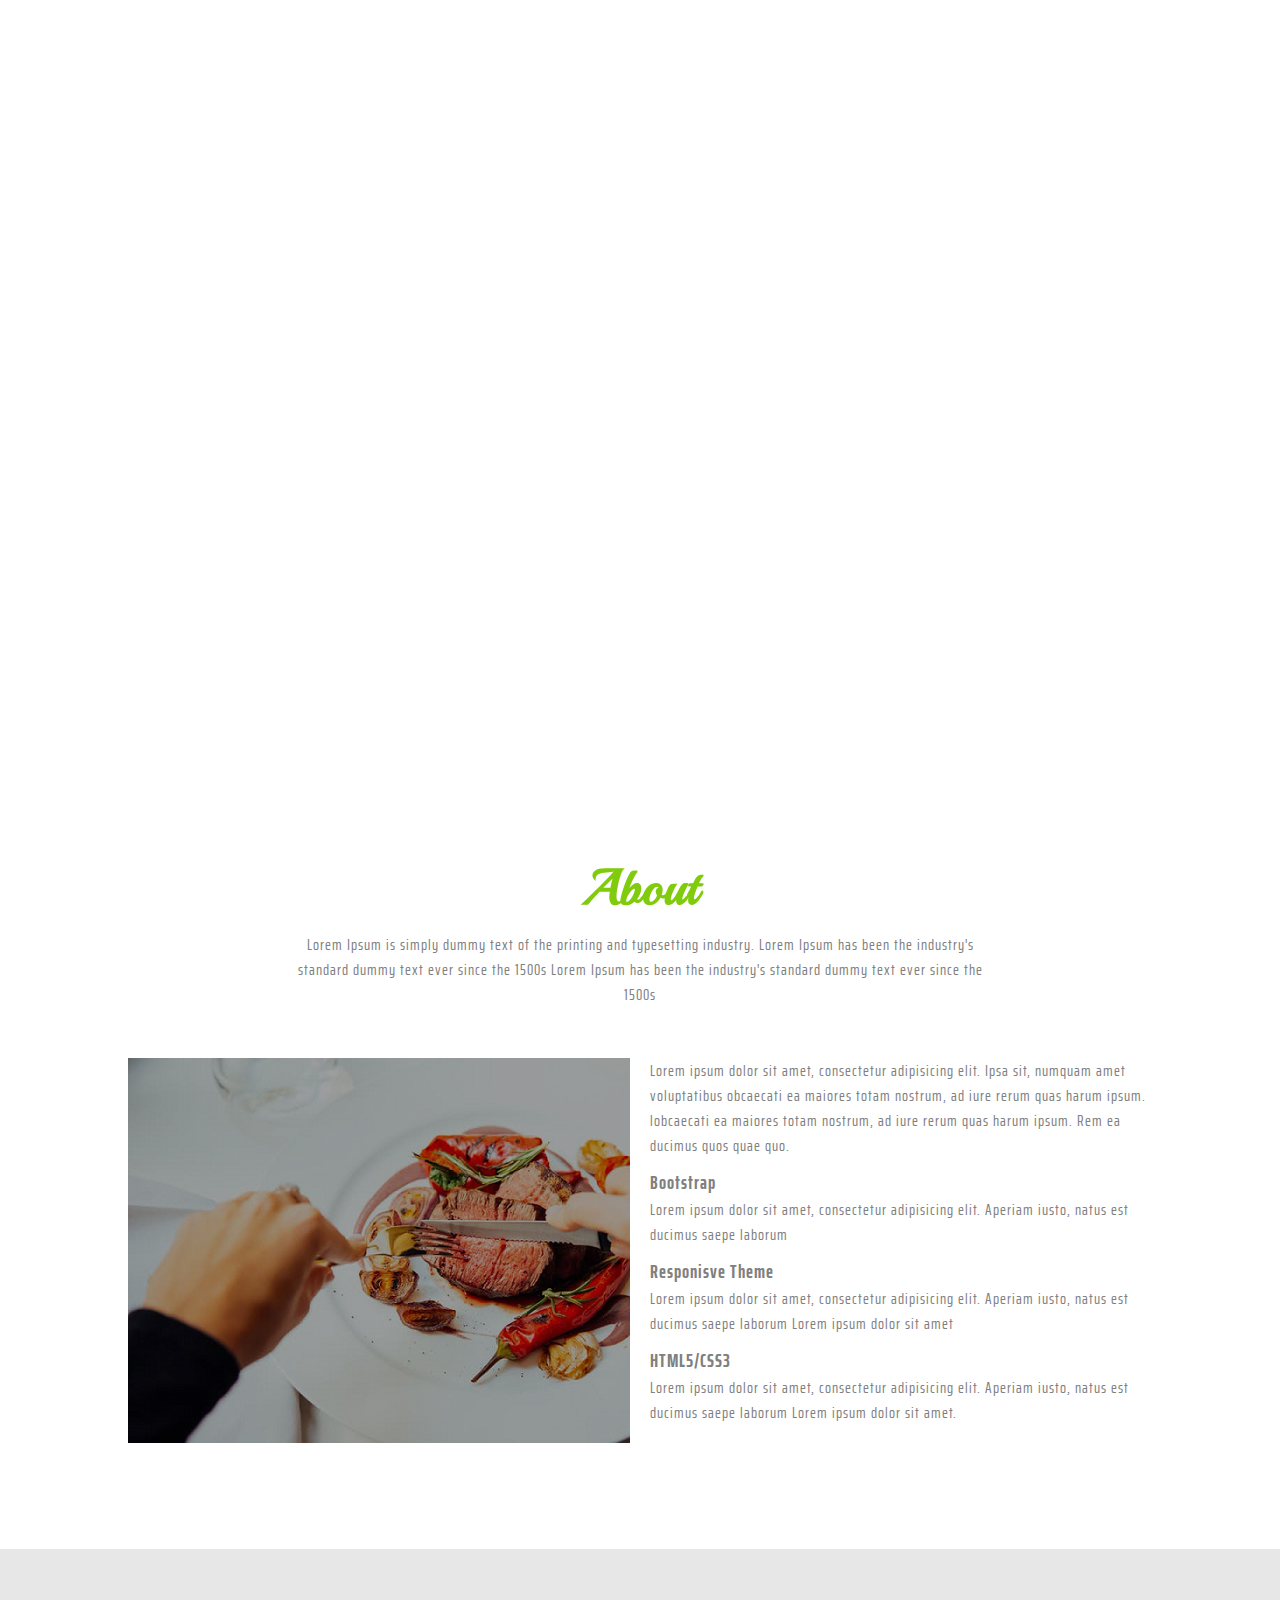
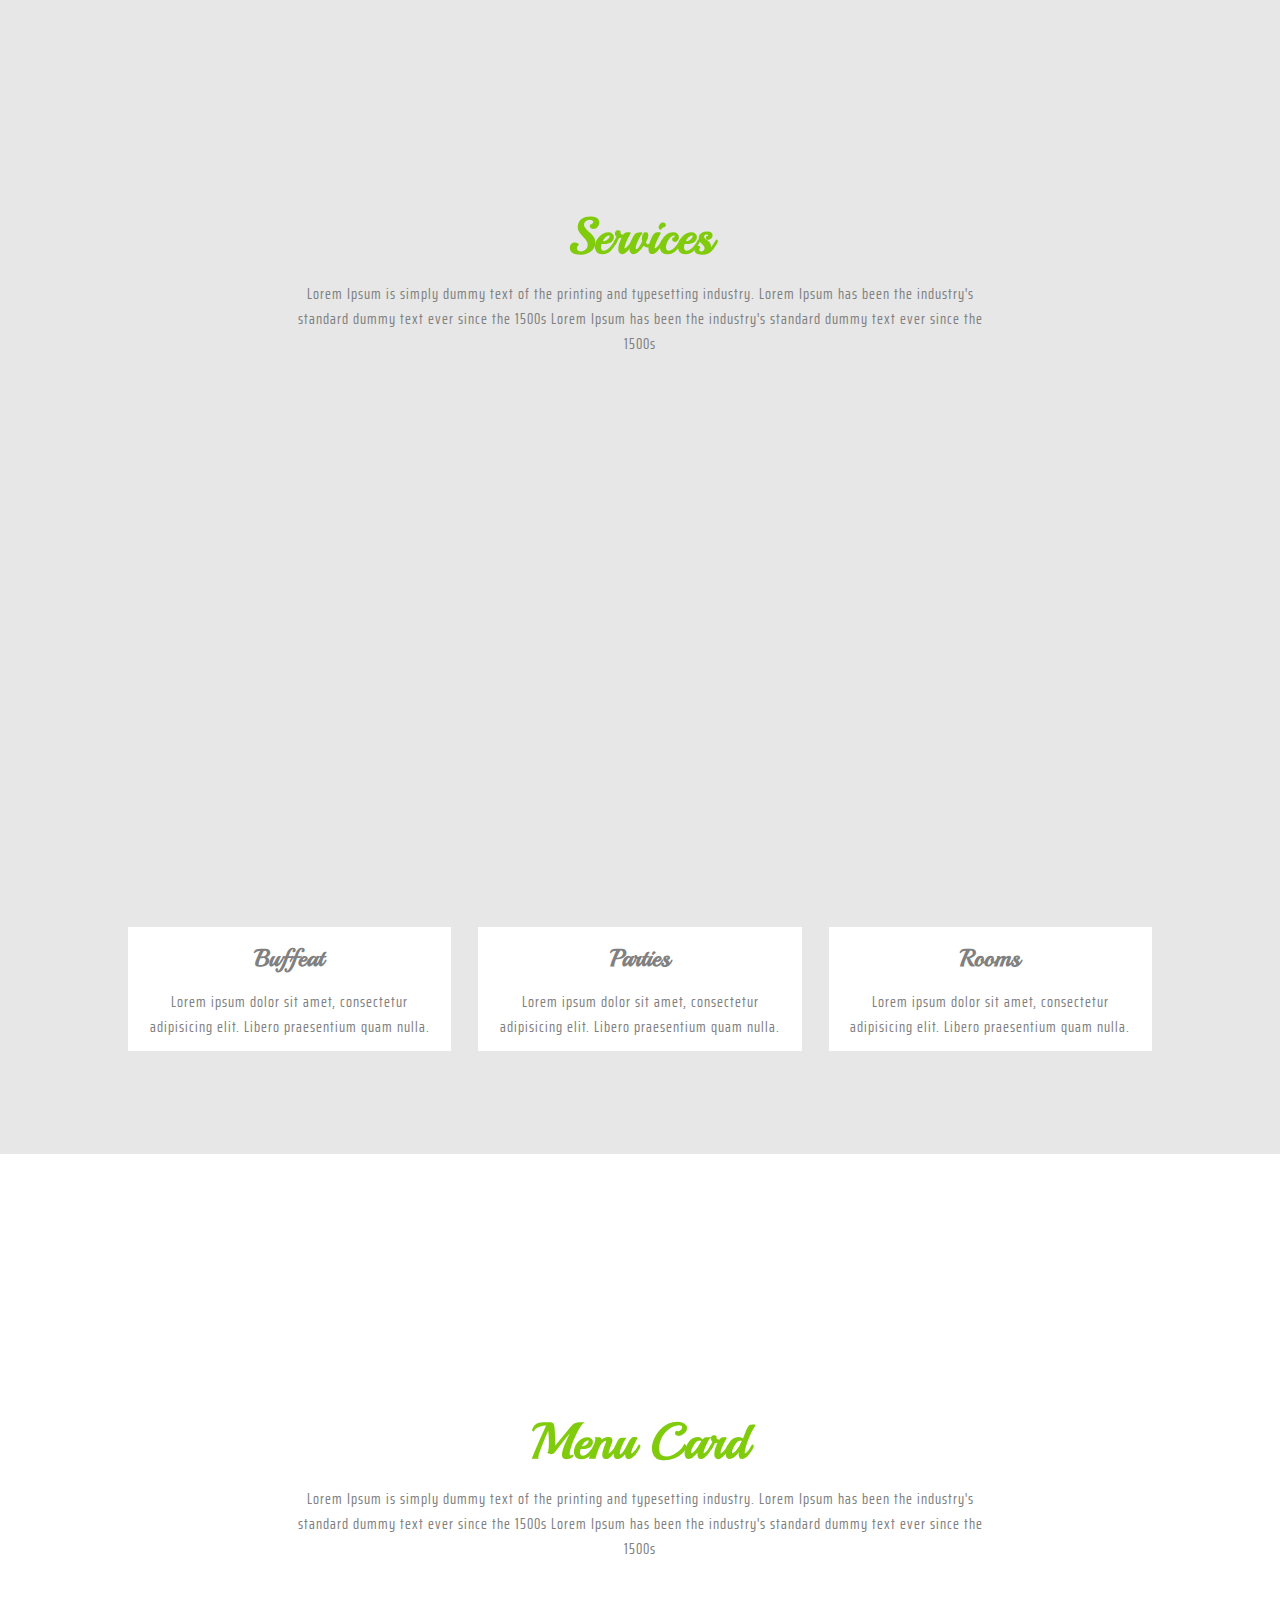
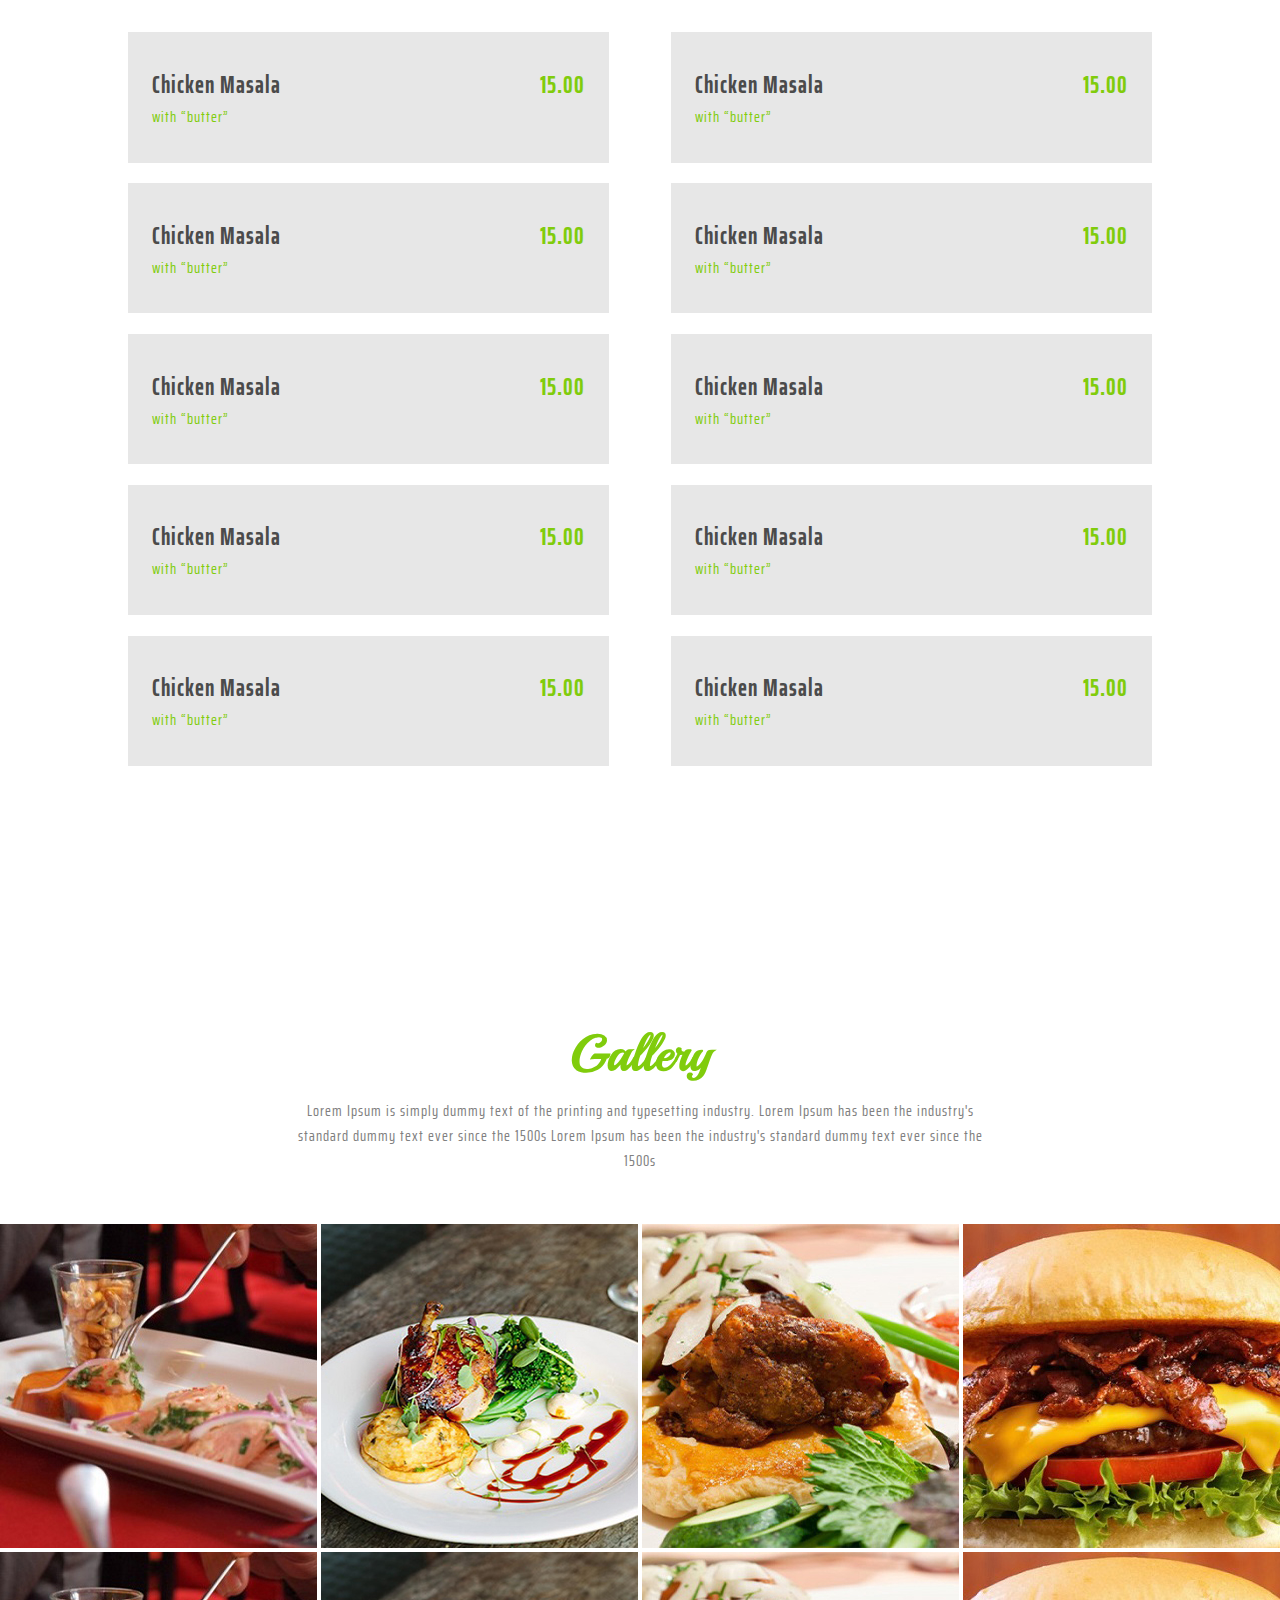
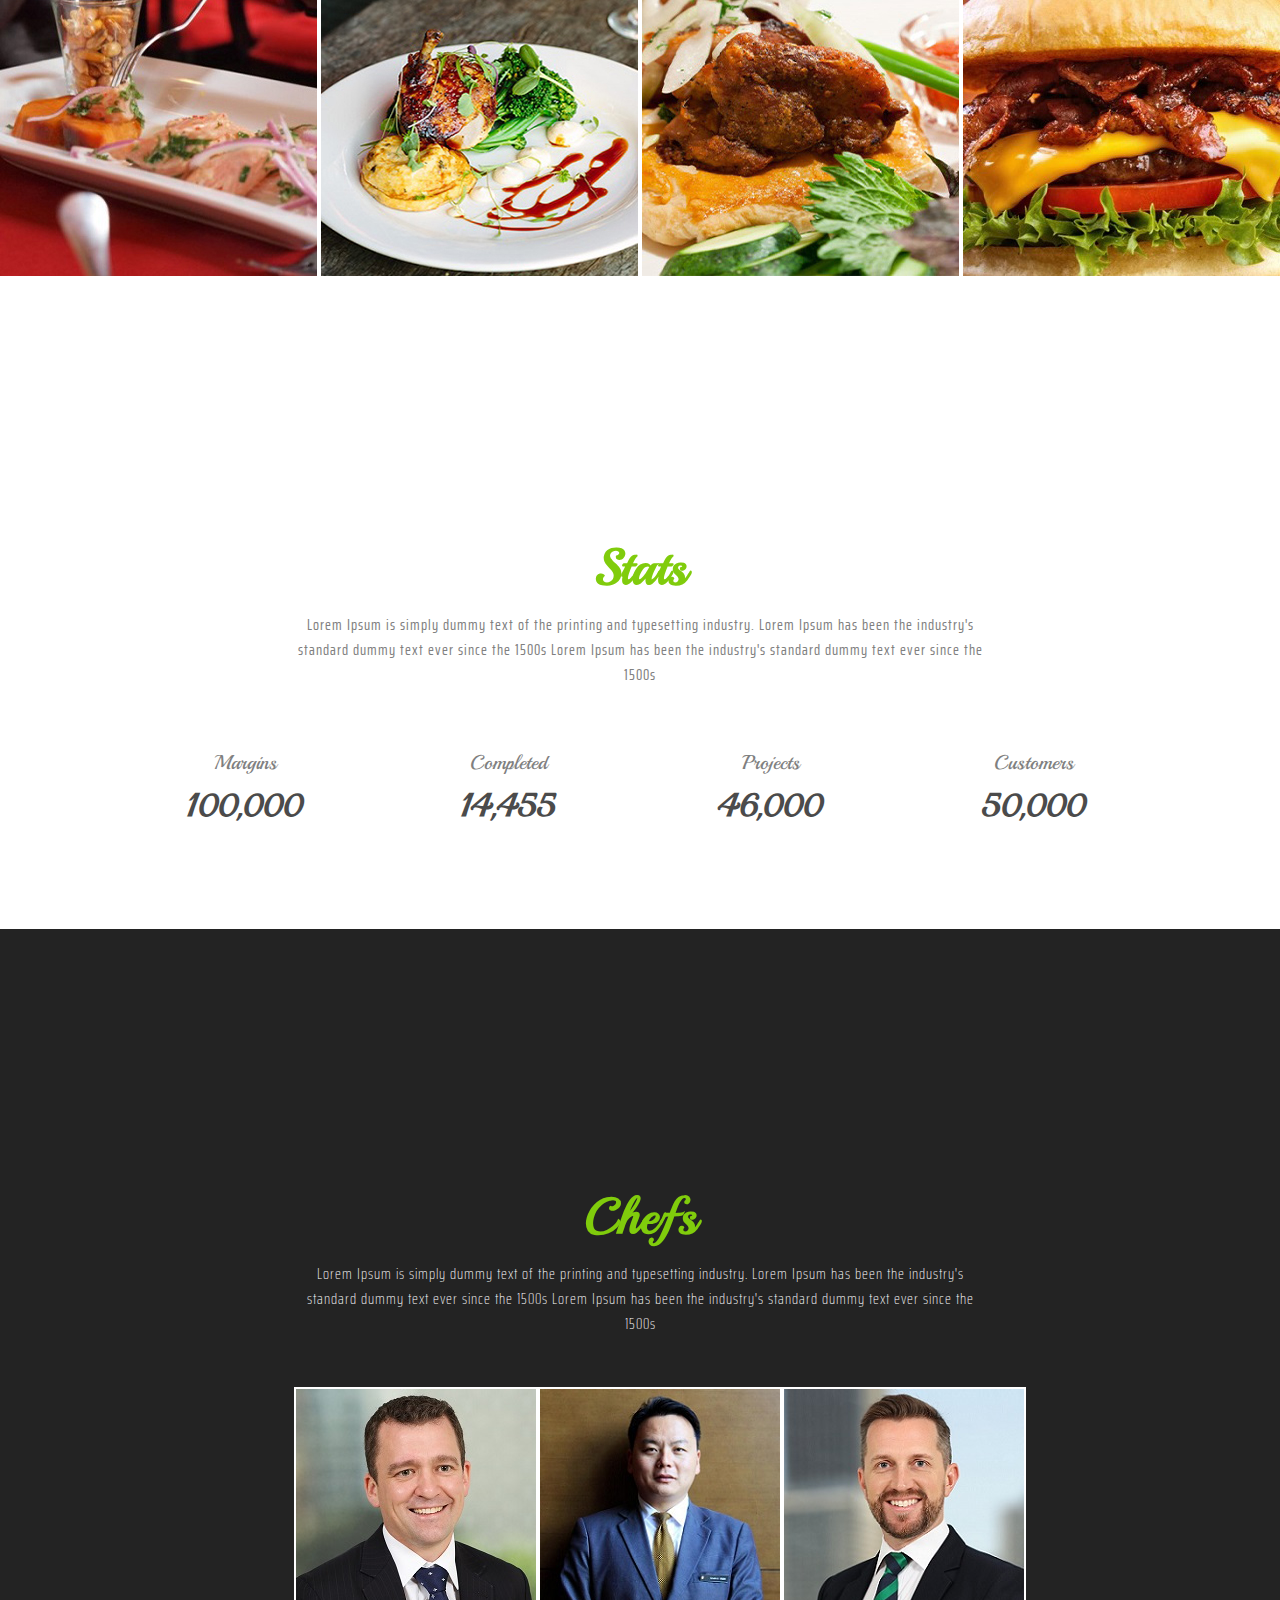
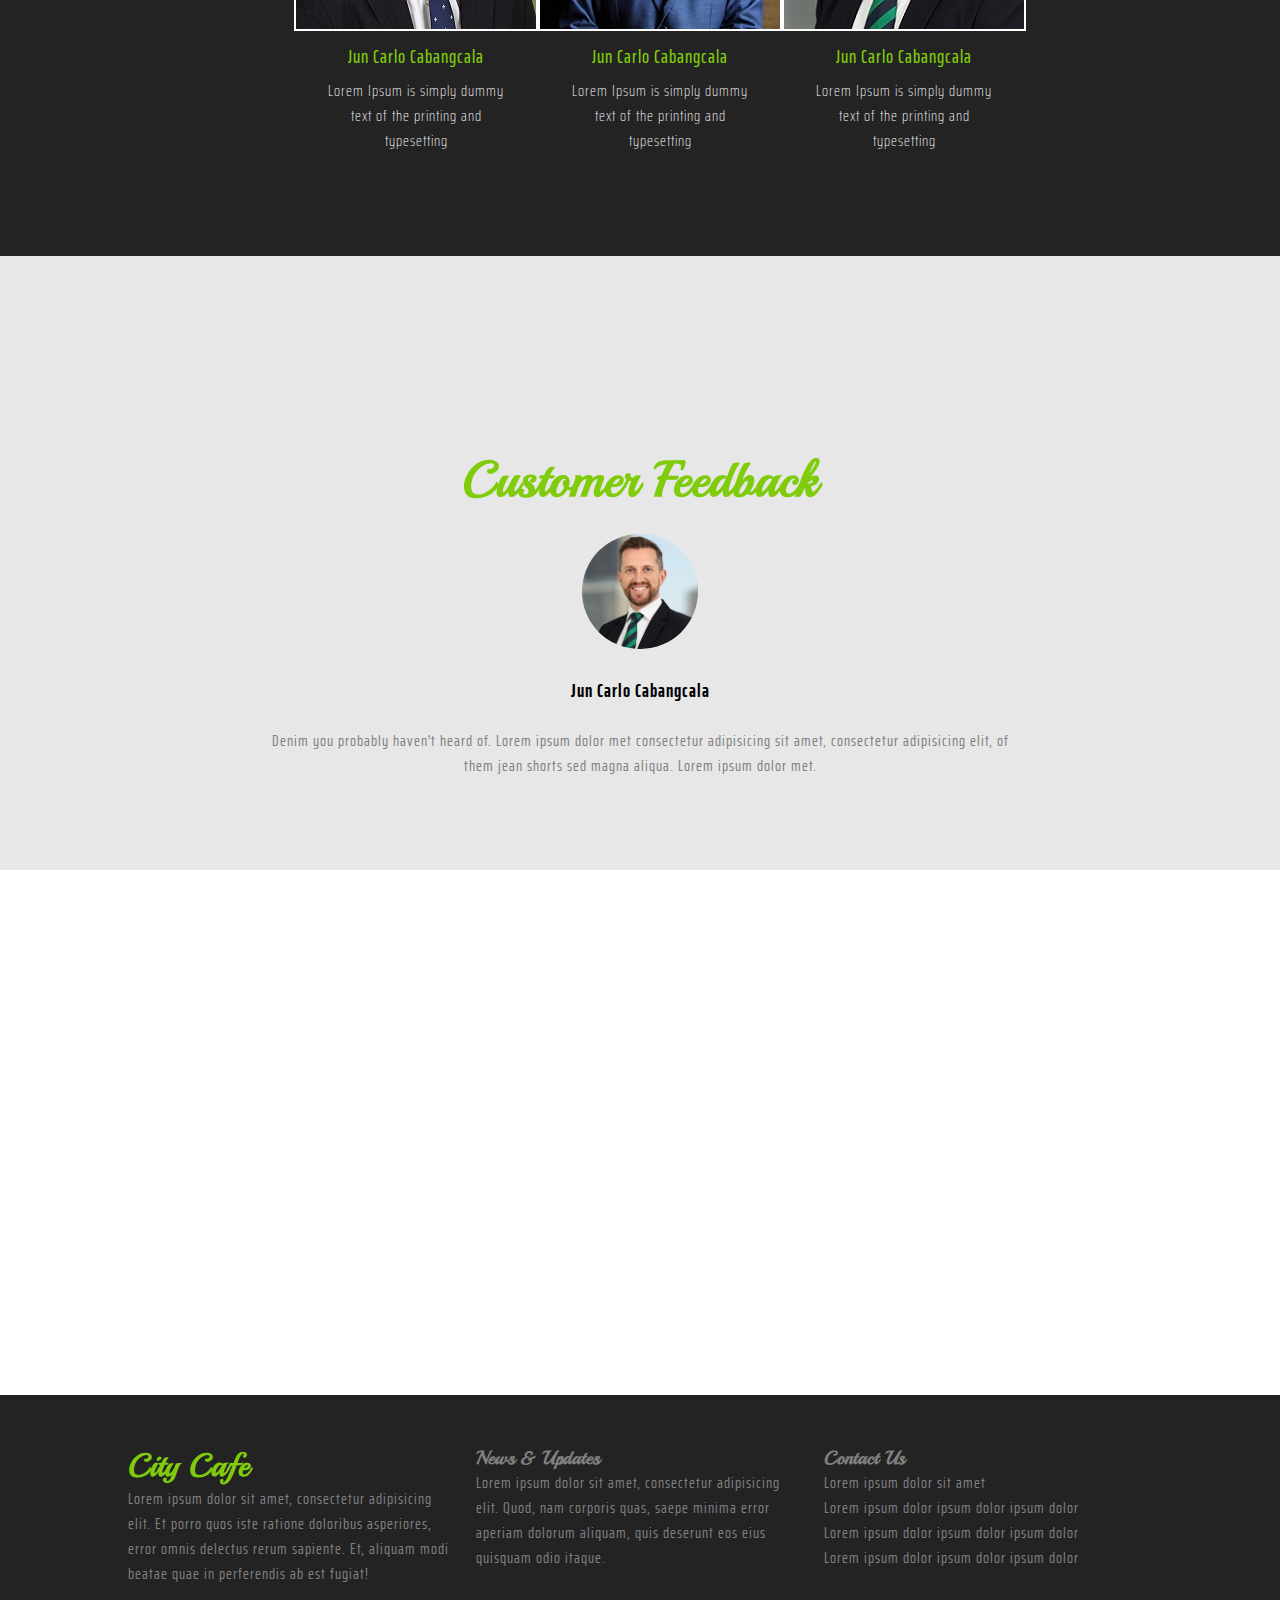
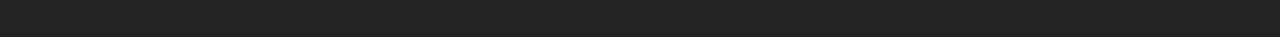
<file: City Cafe/index.html>
<!DOCTYPE html>
<html>
   <title></title>
   <head>
      <link rel="stylesheet" href="style.css">
      <link rel="stylesheet" href="https://use.fontawesome.com/releases/v5.5.0/css/all.css" integrity="sha384-B4dIYHKNBt8Bc12p+WXckhzcICo0wtJAoU8YZTY5qE0Id1GSseTk6S+L3BlXeVIU" crossorigin="anonymous">
   </head>
   <body>
      <div class="icon-right">
           <a href="#logo"><i class="fas fa-angle-up"></i></a>
      </div>
      <section class="jumbotron" id="logo">
         <nav>
            <h1>City Cafe</h1>
         </nav>
         <ul class="navbar">
            <li><a href="#" class="animate active" id="home">Home</a></li>
            <li><a href="#" class="animate" id="about">About   </a></li>
            <li><a href="#" class="animate" id="service">Services</a></li>
            <li><a href="#" class="animate" id="menu">Menu</a></li>
            <li><a href="#" class="animate" id="gal">Gallery</a></li>
            <li><a href="#" class="animate" id="chefs">Chefs</a></li>
            <li><a href="#" class="animate" id="feed">Feedback</li></a>
            <li><a href="#" class="animate" id="contact">Contact</a></li>
         </ul>
         <h2>Mind Blowing Ambiance</h2>
         <p>Lorem Ipsum is simply dummy text of the printing and typesetting industry.</p>
      </section>
      <h1  class="center" id="first-fadein">About</h1>
      <p class="text-center" >Lorem Ipsum is simply dummy text of the printing and typesetting industry. Lorem Ipsum has been the industry's standard dummy text ever since the 1500s Lorem Ipsum has been the industry's standard dummy text ever since the 1500s </p>
      <div class="first">
         <div class="content">
            <img src="2.jpg">
         </div>
         <div class="content">
            <p>Lorem ipsum dolor sit amet, consectetur adipisicing elit. Ipsa sit, numquam amet voluptatibus obcaecati ea maiores totam nostrum, ad iure rerum quas harum ipsum. lobcaecati ea maiores totam nostrum, ad iure rerum quas harum ipsum. Rem ea ducimus quos quae quo.</p>
            <h3>Bootstrap</h3>
            <p>Lorem ipsum dolor sit amet, consectetur adipisicing elit. Aperiam iusto, natus est ducimus saepe laborum</p>
            <h3>Responisve Theme</h3>
            <p>Lorem ipsum dolor sit amet, consectetur adipisicing elit. Aperiam iusto, natus est ducimus saepe laborum Lorem ipsum dolor sit amet</p>
            <h3>HTML5/CSS3</h3>
            <p>Lorem ipsum dolor sit amet, consectetur adipisicing elit. Aperiam iusto, natus est ducimus saepe laborum Lorem ipsum dolor sit amet.</p>
         </div>
      </div>
      <div class="second">
         <h1  class="center" id="second-fadein">Services</h1>
         <p class="text-center">Lorem Ipsum is simply dummy text of the printing and typesetting industry. Lorem Ipsum has been the industry's standard dummy text ever since the 1500s Lorem Ipsum has been the industry's standard dummy text ever since the 1500s </p>
         <div class="second-content" id="large-fadein">
            <div class="content">
               <h2>Breakfast</h2>
               <p>Lorem ipsum dolor sit amet, consectetur adipisicing elit. Libero praesentium quam nulla.</p>
               <img src="3.jpg">
            </div>
            <div class="content">
               <h2>Lunch</h2>
               <p>Lorem ipsum dolor sit amet, consectetur adipisicing elit. Libero praesentium quam nulla.</p>
               <img src="3.jpg">
            </div>
            <div class="content">
               <h2>Dinner</h2>
               <p>Lorem ipsum dolor sit amet, consectetur adipisicing elit. Libero praesentium quam nulla.</p>
               <img src="3.jpg">
            </div>
         </div>
         <div class="second-content adjust">
            <div class="content">
               <i class="fas fa-star-half-alt"></i>
               <h2>Buffeat</h2>
               <p>Lorem ipsum dolor sit amet, consectetur adipisicing elit. Libero praesentium quam nulla.</p>
            </div>
            <div class="content">
               <i class="fas fa-music"></i>
               <h2>Parties</h2>
               <p>Lorem ipsum dolor sit amet, consectetur adipisicing elit. Libero praesentium quam nulla.</p>
            </div>
            <div class="content">
               <i class="fas fa-hospital"></i>
               <h2>Rooms</h2>
               <p>Lorem ipsum dolor sit amet, consectetur adipisicing elit. Libero praesentium quam nulla.</p>
            </div>
         </div>
      </div>
      <h1  class="center" id="second-fadeup">Menu Card</h1>
      <p class="text-center">Lorem Ipsum is simply dummy text of the printing and typesetting industry. Lorem Ipsum has been the industry's standard dummy text ever since the 1500s Lorem Ipsum has been the industry's standard dummy text ever since the 1500s </p>
      <div class="third">
         <div class="content">
            <h2 class="right">15.00</h2>
            <h2>Chicken Masala	</h2>
            <p class="Green">with “butter”</p>
         </div>
         <div class="content">
            <h2 class="right">15.00</h2>
            <h2>Chicken Masala	</h2>
            <p class="Green">with “butter”</p>
         </div>
      </div>
      <div class="third">
         <div class="content">
            <h2 class="right">15.00</h2>
            <h2>Chicken Masala	</h2>
            <p class="Green">with “butter”</p>
         </div>
         <div class="content">
            <h2 class="right">15.00</h2>
            <h2>Chicken Masala	</h2>
            <p class="Green">with “butter”</p>
         </div>
      </div>
      <div class="third">
         <div class="content">
            <h2 class="right">15.00</h2>
            <h2>Chicken Masala	</h2>
            <p class="Green">with “butter”</p>
         </div>
         <div class="content">
            <h2 class="right">15.00</h2>
            <h2>Chicken Masala	</h2>
            <p class="Green">with “butter”</p>
         </div>
      </div>
      <div class="third">
         <div class="content">
            <h2 class="right">15.00</h2>
            <h2>Chicken Masala	</h2>
            <p class="Green">with “butter”</p>
         </div>
         <div class="content">
            <h2 class="right">15.00</h2>
            <h2>Chicken Masala	</h2>
            <p class="Green">with “butter”</p>
         </div>
      </div>
      <div class="third">
         <div class="content">
            <h2 class="right">15.00</h2>
            <h2>Chicken Masala	</h2>
            <p class="Green">with “butter”</p>
         </div>
         <div class="content">
            <h2 class="right">15.00</h2>
            <h2>Chicken Masala	</h2>
            <p class="Green">with “butter”</p>
         </div>
      </div>
      <h1  class="center" id="third-fadeup">Gallery</h1>
      <p class="text-center">Lorem Ipsum is simply dummy text of the printing and typesetting industry. Lorem Ipsum has been the industry's standard dummy text ever since the 1500s Lorem Ipsum has been the industry's standard dummy text ever since the 1500s </p>
      <div class="fourth">
         <div class="content">
            <div class="overlay"> <i class="fas fa-search-plus"></i> </div>
            <img src="8.jpg">
         </div>
         <div class="content">
            <div class="overlay"> <i class="fas fa-search-plus"></i> </div>
            <img src="5.jpg">
         </div>
         <div class="content">
            <div class="overlay"><i class="fas fa-search-plus"></i> </div>
            <img src="6.jpg">
         </div>
         <div class="content">
            <div class="overlay"><i class="fas fa-search-plus"></i> </div>
            <img src="7.jpg">
         </div>
      </div>
      <div class="fourth">
         <div class="content">
            <div class="overlay"> <i class="fas fa-search-plus"></i> </div>
            <img src="8.jpg">
         </div>
         <div class="content">
            <div class="overlay"> <i class="fas fa-search-plus"></i> </div>
            <img src="5.jpg">
         </div>
         <div class="content">
            <div class="overlay"> <i class="fas fa-search-plus"></i>  </div>
            <img src="6.jpg">
         </div>
         <div class="content">
            <div class="overlay"> <i class="fas fa-search-plus"></i>  </div>
            <img src="7.jpg">
         </div>
      </div>
      <h1  class="center" id="fourth-fadeup">Stats</h1>
      <p class="text-center">Lorem Ipsum is simply dummy text of the printing and typesetting industry. Lorem Ipsum has been the industry's standard dummy text ever since the 1500s Lorem Ipsum has been the industry's standard dummy text ever since the 1500s </p>
      <div class="fifth">
         <div class="content">
            <i class="fas fa-microphone"></i>
            <p>Margins</p>
            <h1>100,000</h1>
         </div>
         <div class="content">
            <i class="fas fa-gift"></i>
            <p>Completed</p>
            <h1>14,455</h1>
         </div>
         <div class="content">
            <i class="fas fa-mobile-alt"></i>
            <p>Projects</p>
            <h1>46,000</h1>
         </div>
         <div class="content">
            <i class="far fa-lightbulb"></i>
            <p>Customers</p>
            <h1>50,000</h1>
         </div>
      </div>
      <div class="sixth">
         <h1  class="center" id="fifth-fadeup">Chefs</h1>
         <p class="text-center white">Lorem Ipsum is simply dummy text of the printing and typesetting industry. Lorem Ipsum has been the industry's standard dummy text ever since the 1500s Lorem Ipsum has been the industry's standard dummy text ever since the 1500s </p>
         <div class="sixth-content" id="fade-padding">
            <div class="content">
               <img src="9.jpg">
               <h3>Jun Carlo Cabangcala</h3>
               <p>Lorem Ipsum is simply dummy text of the printing and typesetting</p>
            </div>
            <div class="content">
               <img src="10.jpg">
               <h3>Jun Carlo Cabangcala</h3>
               <p>Lorem Ipsum is simply dummy text of the printing and typesetting</p>
            </div>
            <div class="content">
               <img src="11.jpg">
               <h3>Jun Carlo Cabangcala</h3>
               <p>Lorem Ipsum is simply dummy text of the printing and typesetting</p>
            </div>
         </div>
      </div>
      <div class="seventh">
         <h1  class="center" id="sixth-fadeup">Customer Feedback</h1>
         <img src="11.jpg">
         <h3>Jun Carlo Cabangcala</h3>
         <p>Denim you probably haven't heard of. Lorem ipsum dolor met consectetur adipisicing sit amet, consectetur adipisicing elit, of them jean shorts sed magna aliqua. Lorem ipsum dolor met.</p>
      </div>
      <h1  class="center" id="contact1" >Contact Us</h1>
      <p class="text-center white" id="contact1">Lorem Ipsum is simply dummy text of the printing and typesetting industry. Lorem Ipsum has been the industry's standard dummy text ever since the 1500s Lorem Ipsum has been the industry's standard dummy text ever since the 1500s </p>
      <div class="contact">
         <div class="content">
            <input placeholder="Name">
            <input placeholder="Address">
            <input placeholder="Email">
         </div>
         <div class="content">
            <textarea  placeholder="Message"></textarea>
            <button>Submit Message</button>
         </div>
      </div>
      </div>
      <footer>
         <div class="content">
            <h1>City Cafe</h1>
            <p>Lorem ipsum dolor sit amet, consectetur adipisicing elit. Et porro quos iste ratione doloribus asperiores, error omnis delectus rerum sapiente. Et, aliquam modi beatae quae in perferendis ab est fugiat!</p>
         </div>
         <div class="content">
            <h3>News & Updates</h3>
            <p>Lorem ipsum dolor sit amet, consectetur adipisicing elit. Quod, nam corporis quas, saepe minima error aperiam dolorum aliquam, quis deserunt eos eius quisquam odio itaque.</p>
         </div>
         <div class="content">
            <h3>Contact Us</h3>
            <p>Lorem ipsum dolor sit amet</p>
            <p><i class="fas fa-home"></i> Lorem ipsum dolor ipsum dolor ipsum dolor</p>
            <p><i class="far fa-envelope"></i> Lorem ipsum dolor ipsum dolor ipsum dolor</p>
            <p><i class="fas fa-phone"></i> Lorem ipsum dolor ipsum dolor ipsum dolor</p>
         </div>
      </footer>
      <script src="https://code.jquery.com/jquery-3.2.1.slim.min.js" integrity="sha384-KJ3o2DKtIkvYIK3UENzmM7KCkRr/rE9/Qpg6aAZGJwFDMVNA/GpGFF93hXpG5KkN" crossorigin="anonymous"></script>
      <script type="text/javascript" src='main.js'></script>
   </body>
</html>
</file>
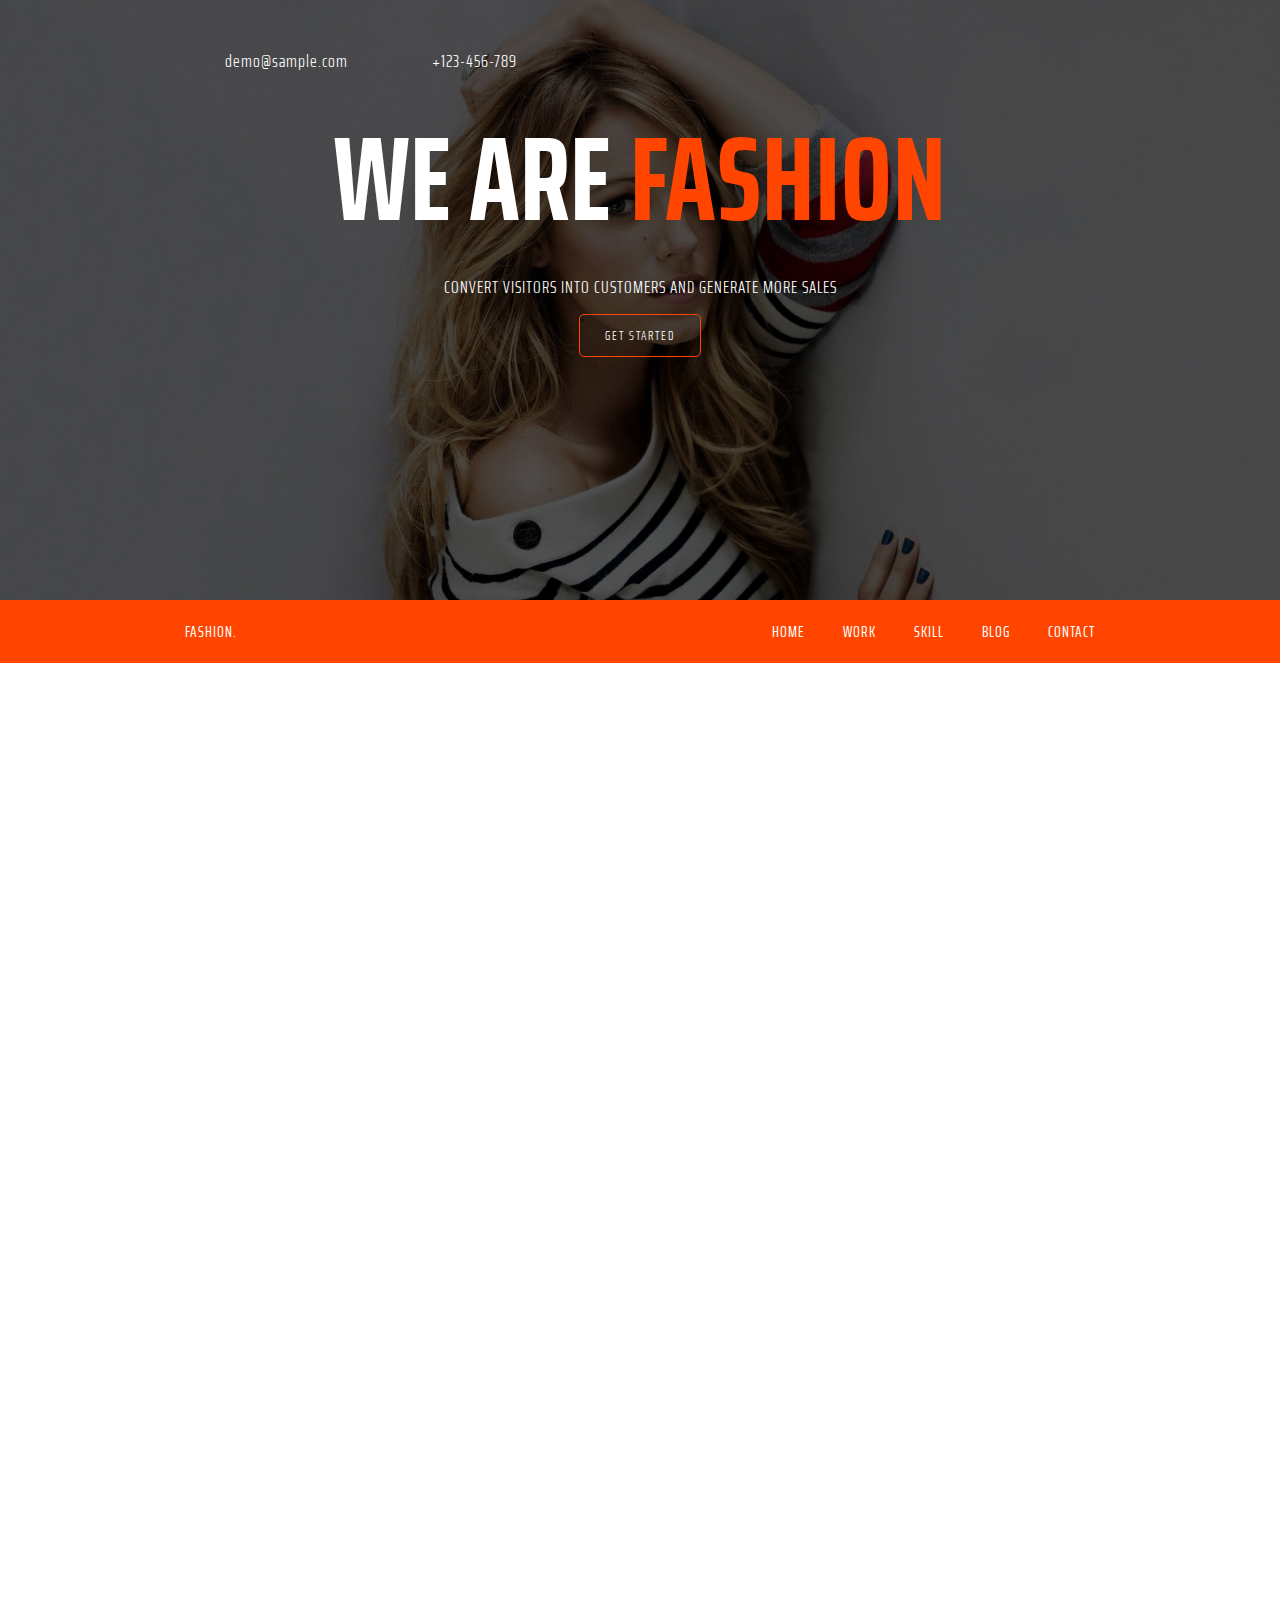
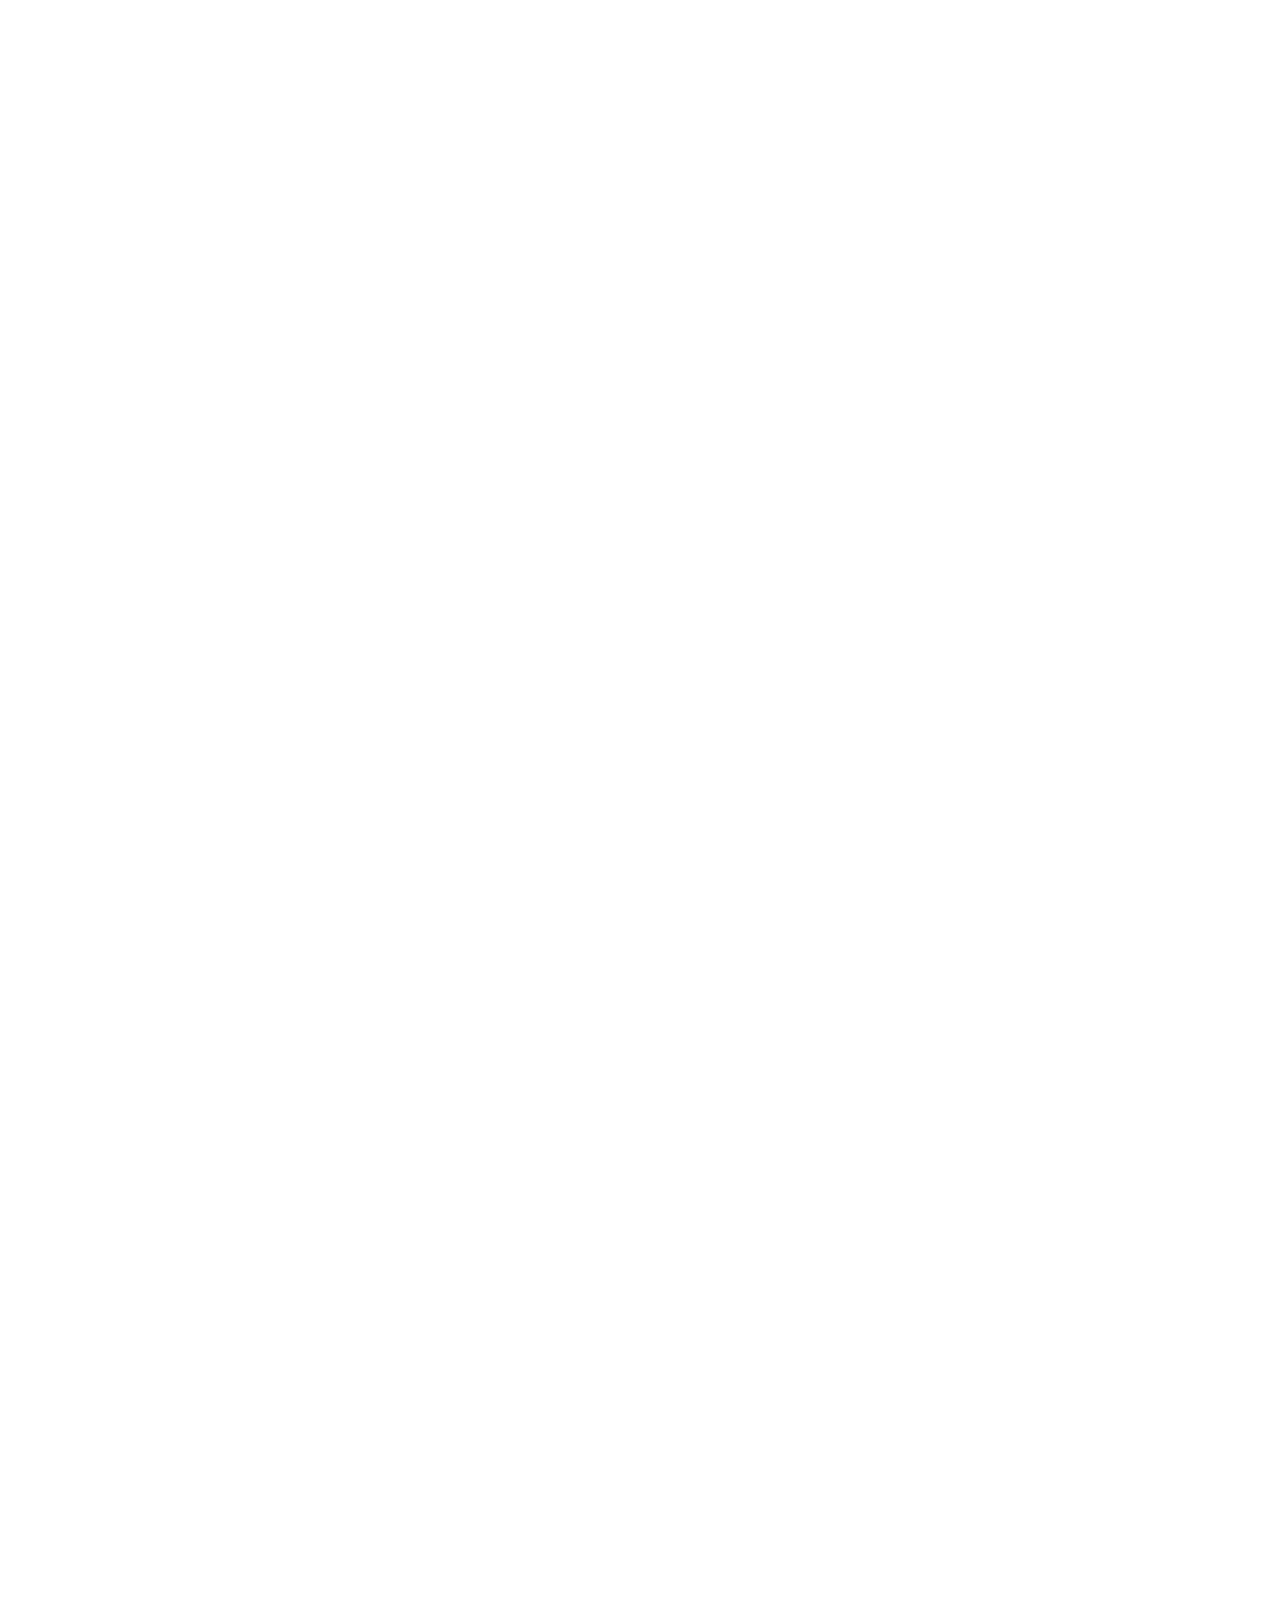
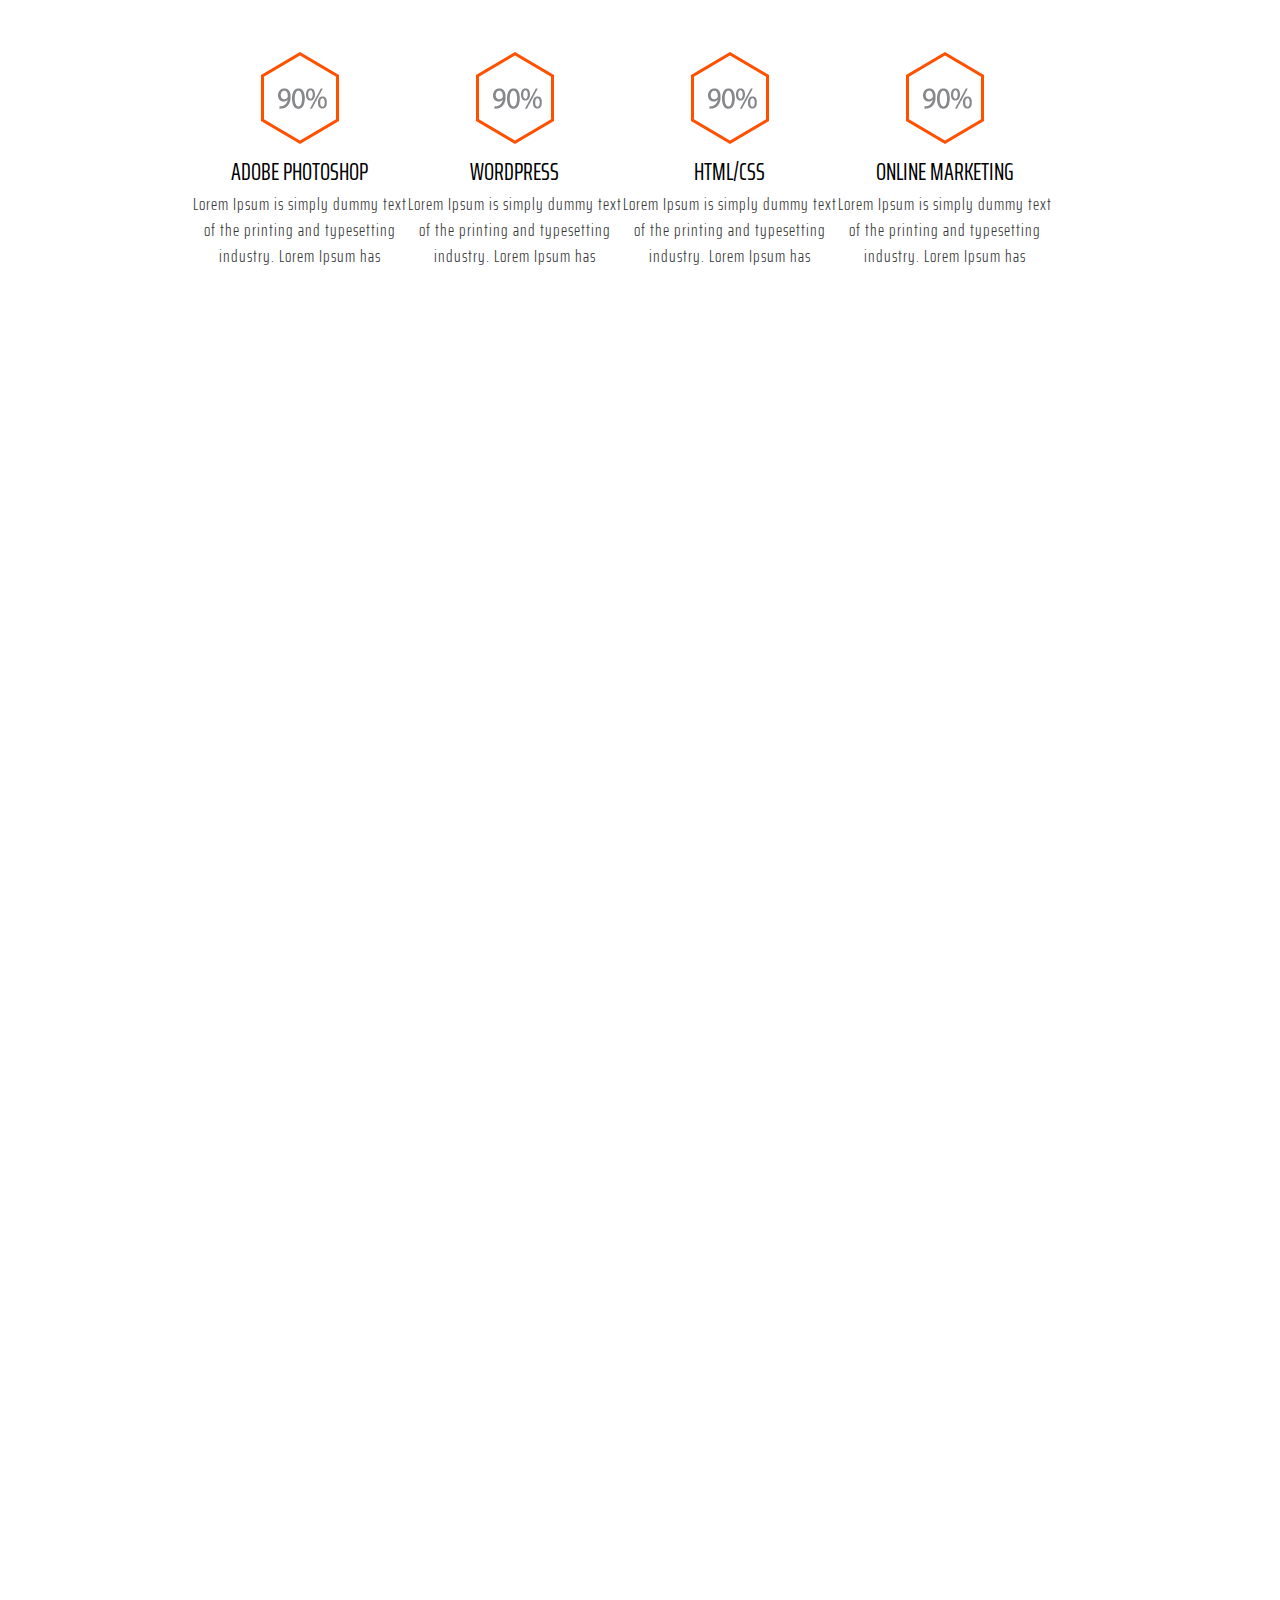
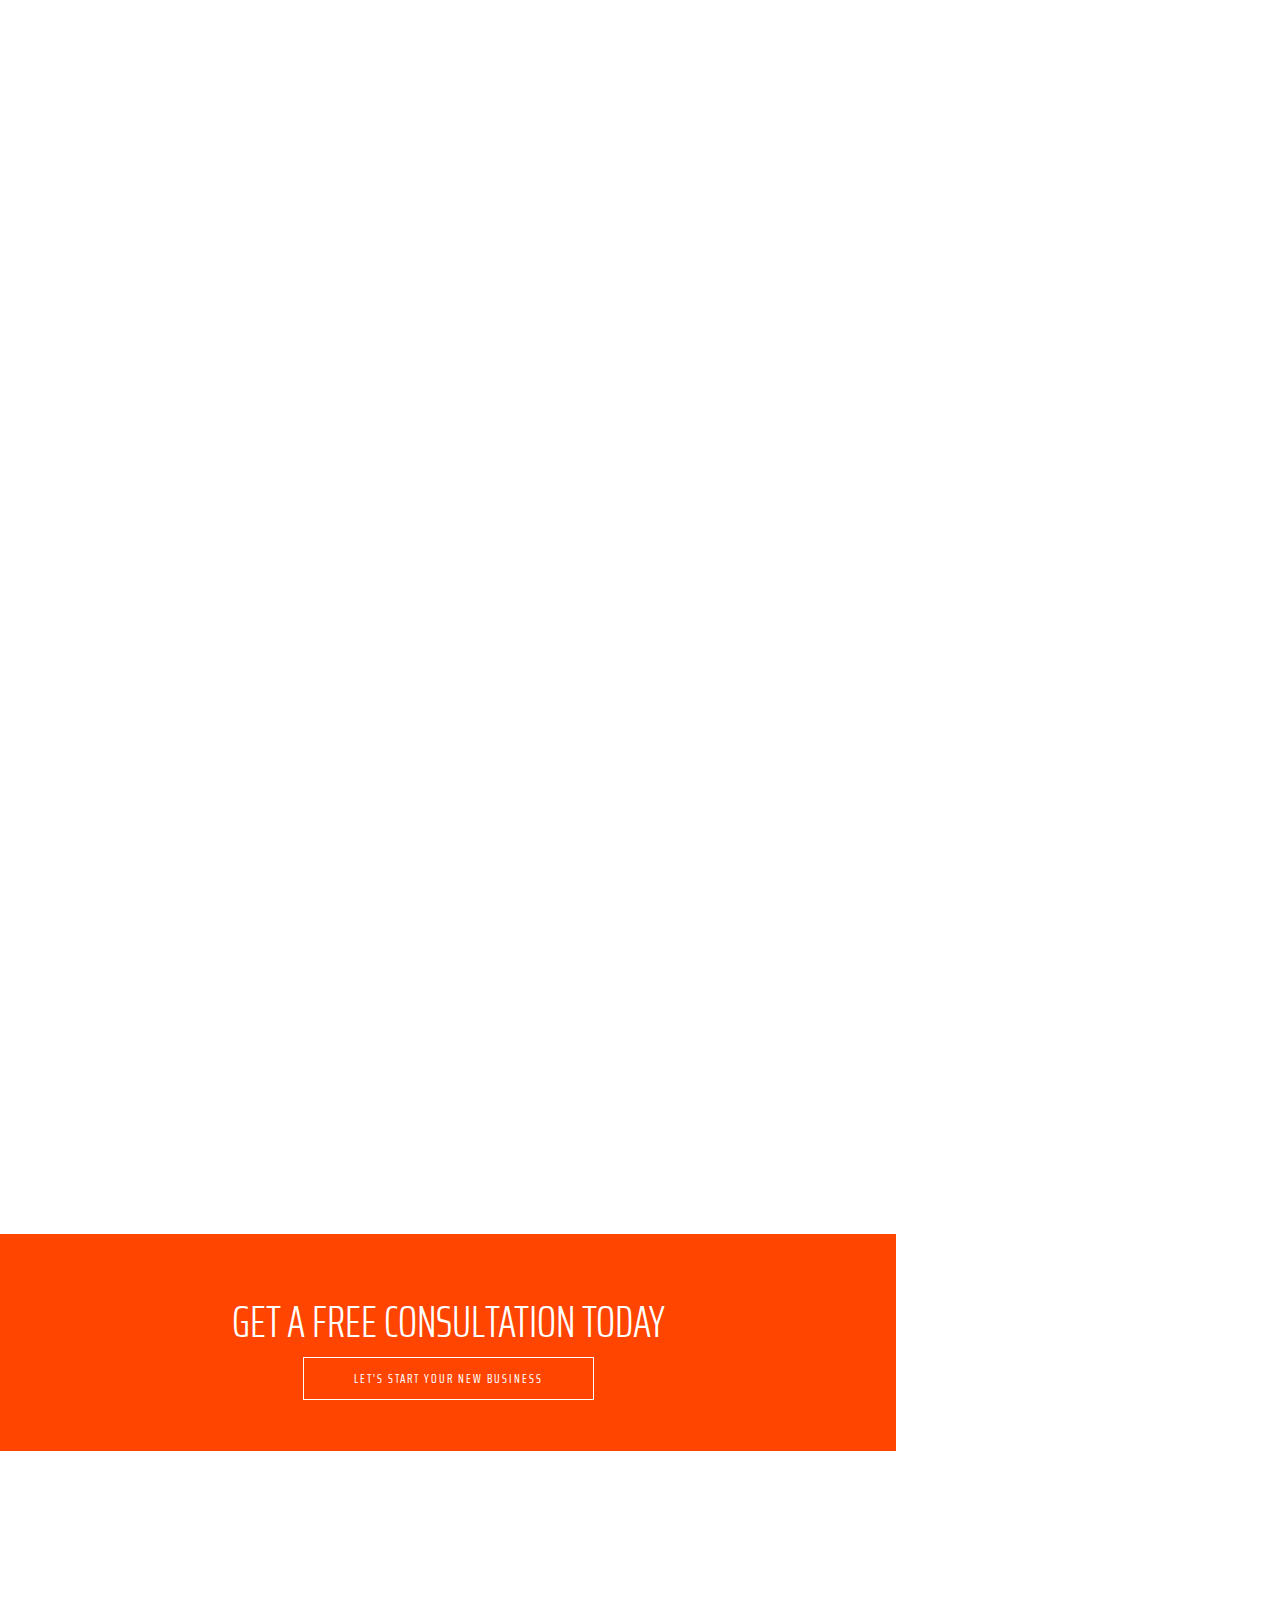
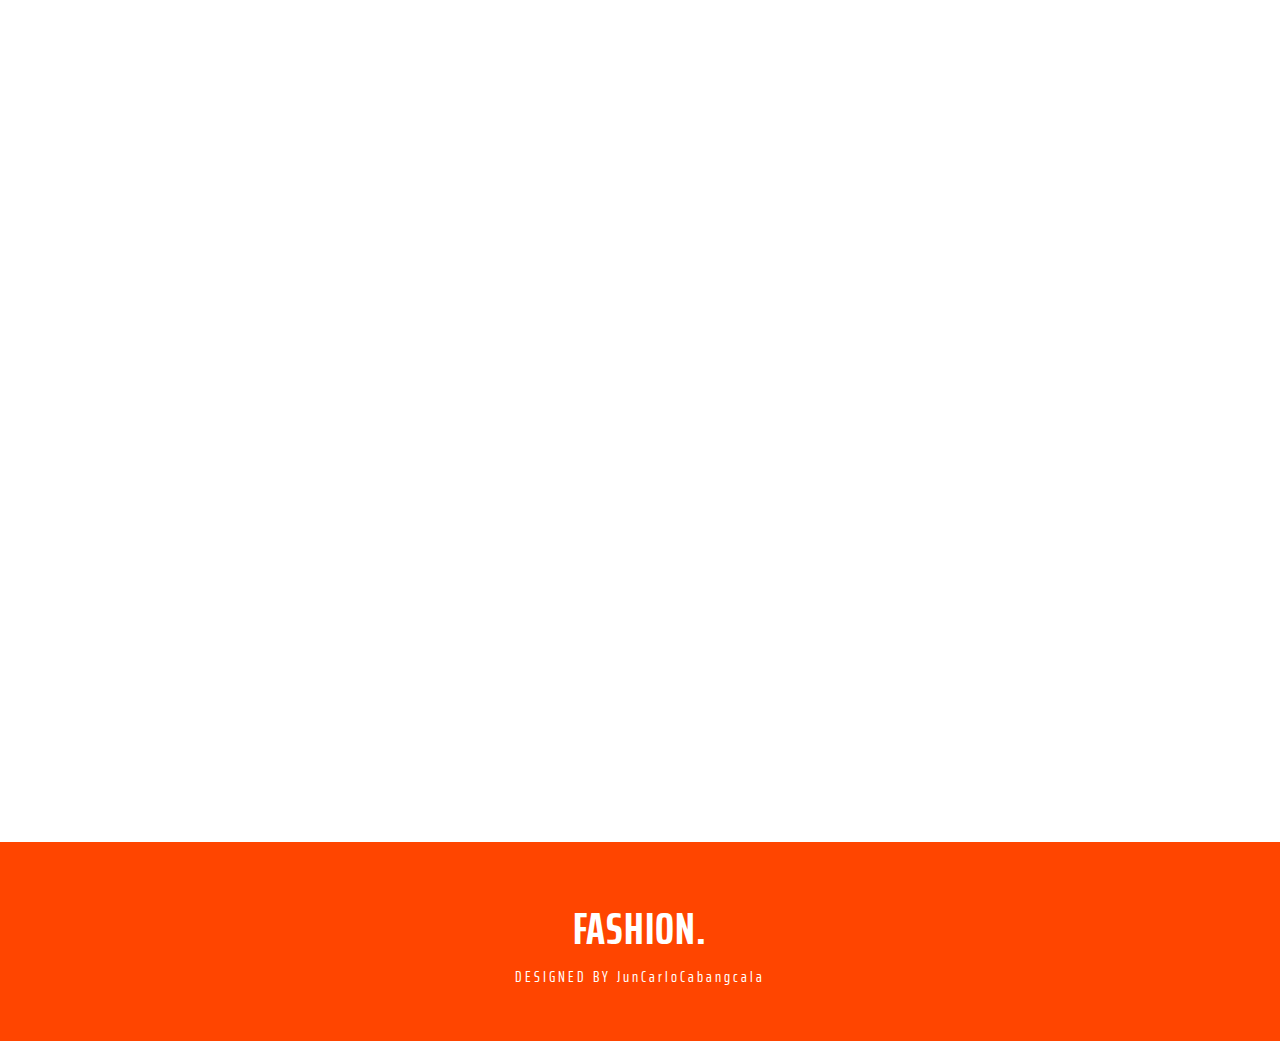
<file: FASHION/index.html>
<!DOCTYPE html>
<html>
   <title></title>
   <head>
      <link rel="stylesheet" href="style.css">
      <link rel="stylesheet" href="https://use.fontawesome.com/releases/v5.5.0/css/all.css" integrity="sha384-B4dIYHKNBt8Bc12p+WXckhzcICo0wtJAoU8YZTY5qE0Id1GSseTk6S+L3BlXeVIU" crossorigin="anonymous">
   </head>
   <body>
      <section class="jumbotron">
         <nav>
            <ul>
               <li>
                  <p><i class="fas fa-envelope"></i> demo@sample.com</p>
               </li>
               <li>
                  <p><i class="fas fa-phone"></i> +123-456-789</p>
               </li>
               <li class="icon"><i class="fab fa-facebook-f"></i> <i class="fab fa-twitter"></i> <i class="fab fa-linkedin-in"></i> <i class="fab fa-google-plus-g"></i></li>
            </ul>
         </nav>
         <h1>WE ARE<span> FASHION</span></h1>
         <p>CONVERT VISITORS INTO CUSTOMERS AND GENERATE MORE SALES</p>
         <button>
            <div class="btn">GET STARTED
         </button>
         </div>
      </section>
      <div class="container">
         <label for="button">
            <div id="nav-icon1" class="btn">
               <span></span>
               <span></span>
               <span></span>
            </div>
            </a>
            <a class="btn" role="button">   <i class="fas fa-times" id="close"></i></a>
         </label>
         <input type="checkbox" id="button">
         <div class="navbar">
            <ul>
               <li class="logo">FASHION.</li>
               <li>Home</li>
               <li>Work</li>
               <li>Skill</li>
               <li>Blog</li>
               <li>contact</li>
            </ul>
         </div>
         <div class="nav">
            <li>Home</li>
            <li>Work</li>
            <li>Skill</li>
            <li>Blog</li>
            <li>contact</li>
         </div>
      </div>
      <div class="first" id="first-fadein">
         <h1>WELCOME TO FASHION.</h1>
         <p>Lorem Ipsum is simply dummy text of the printing and typesetting industry. Lorem Ipsum has been the industry's standard dummy text ever since the 1500s, when an unknown printer took a galley of type and scrambled it to make a type specimen book. It has survived not only five centuries, but also the leap into electronic typesetting, remaining essentially unchanged.</p>
         <p>Contrary to popular belief, Lorem Ipsum is not simply random text. It has roots in a piece of classical Latin literature from 45 BC, making it over 2000 years old. Richard McClintock, a Latin professor at Hampden-Sydney College in Virginia, looked up one of the more obscure Latin words, consectetur, from a Lorem Ipsum passage, and going through the cites of the word in classical literature, discovered the undoubtable source. Lorem Ipsum comes from sections 1.10.32 and 1.10.33 of "de Finibus Bonorum et Malorum" (The Extremes of Good and Evil) by Cicero, written in 45 BC. </p>
      </div>
      <div class="second" id="second-fadein">
         <div class="content">
            <img src="1.png">
            <h2>UNIQUE DESIGNS</h2>
            <p>Lorem Ipsum is simply dummy text of the printing and typesetting industry. Lorem Ipsum has</p>
         </div>
         <div class="content">
            <img src="2.png">
            <h2>MULTIPURPOSE</h2>
            <p>Lorem Ipsum is simply dummy text of the printing and typesetting industry. Lorem Ipsum has</p>
         </div>
         <div class="content">
            <img src="3.png">
            <h2>PRO SUPPORT</h2>
            <p>Lorem Ipsum is simply dummy text of the printing and typesetting industry. Lorem Ipsum has</p>
         </div>
         <div class="content">
            <img src="4.png">
            <h2>EASY TO CUSTOMIZE</h2>
            <p>Lorem Ipsum is simply dummy text of the printing and typesetting industry. Lorem Ipsum has</p>
         </div>
      </div>
      <div class="third" id="third-fadein">
         <h1>OUR WORKS</h1>
         <p>Lorem Ipsum is simply dummy text of the printing and typesetting industry. Lorem Ipsum has been the industry's standard dummy text ever since the 1500s, when an unknown printer took a galley of type and scrambled it to make a type specimen book. It has survived not only five centuries,</p>
         <div class="thirdcontent" id="third">
            <div class="content">
               <img src="2.jpg">
            </div>
            <div class="content">
               <img src="3.jpg">
            </div>
            <div class="content">
               <img src="4.jpg">
            </div>
            <div class="content">
               <img src="5.jpg">
            </div>
         </div>
         <div class="thirdcontent" id="imagehover">
            <div class="content">
               <img src="5.jpg">
            </div>
            <div class="content">
               <img src="4.jpg">
            </div>
            <div class="content">
               <img src="3.jpg">
            </div>
            <div class="content">
               <img src="2.jpg">
            </div>
         </div>
      </div>
      <div class="first" id="fourth-fadein">
         <h1>OUR SKILLS</h1>
         <p>Lorem Ipsum is simply dummy text of the printing and typesetting industry. Lorem Ipsum has been the industry's standard dummy text ever since the 1500s, when an unknown printer took a galley of type and scrambled it to make a type specimen book. It has survived not only five centuries, but also the leap into electronic typesetting, remaining essentially unchanged.</p>
      </div>
      <div class="second" id="fourth">
         <div class="content">
            <img src="6.png">
            <h2>ADOBE PHOTOSHOP</h2>
            <p>Lorem Ipsum is simply dummy text of the printing and typesetting industry. Lorem Ipsum has</p>
         </div>
         <div class="content">
            <img src="6.png">
            <h2>WORDPRESS</h2>
            <p>Lorem Ipsum is simply dummy text of the printing and typesetting industry. Lorem Ipsum has</p>
         </div>
         <div class="content">
            <img src="6.png">
            <h2>HTML/CSS</h2>
            <p>Lorem Ipsum is simply dummy text of the printing and typesetting industry. Lorem Ipsum has</p>
         </div>
         <div class="content">
            <img src="6.png">
            <h2>ONLINE MARKETING</h2>
            <p>Lorem Ipsum is simply dummy text of the printing and typesetting industry. Lorem Ipsum has</p>
         </div>
      </div>
      <div class="third team" id="fifth-fadein">
         <h1>OUR TEAM</h1>
         <p>Lorem Ipsum is simply dummy text of the printing and typesetting industry. Lorem Ipsum has been the industry's standard dummy text ever since the 1500s, when an unknown printer took a galley of type and scrambled it to make a type specimen book. It has survived not only five centuries,</p>
         <div class="thirdcontent" id="fifth">
            <div class="content" id="hover">
               <img src="7.jpg">
               <div class="overlay">
                  <h4>JunCarloCabangcala</h4>
                  <p>WEB DESIGNER</p>
               </div>
            </div>
            <div class="content"  id="hover">
               <img src="8.jpg">
               <div class="overlay">
                  <h4>JunCarloCabangcala</h4>
                  <p>WEB DESIGNER</p>
               </div>
            </div>
            <div class="content"  id="hover">
               <img src="9.jpg">
               <div class="overlay">
                  <h4>JunCarloCabangcala</h4>
                  <p>WEB DESIGNER</p>
               </div>
            </div>
         </div>
         <div class="thirdcontent">
            <div class="content"  id="hover">
               <img src="9.jpg">
               <div class="overlay">
                  <h4>JunCarloCabangcala</h4>
                  <p>WEB DESIGNER</p>
               </div>
            </div>
            <div class="content"  id="hover">
               <img src="8.jpg">
               <div class="overlay">
                  <h4>JunCarloCabangcala</h4>
                  <p>WEB DESIGNER</p>
               </div>
            </div>
            <div class="content"  id="hover">
               <img src="7.jpg">
               <div class="overlay">
                  <h4>JunCarloCabangcala</h4>
                  <p>WEB DESIGNER</p>
               </div>
            </div>
         </div>
      </div>
      <div class="first" id="sixth-fadein">
         <h1>BLOG UPDATE</h1>
         <p>Lorem Ipsum is simply dummy text of the printing and typesetting industry. Lorem Ipsum has been the industry's standard dummy text ever since the 1500s, when an unknown printer took a galley of type and scrambled it to make a type specimen book. It has survived not only five centuries, but also the</p>
      </div>
      <div class="second blog">
         <div class="content">
            <div class="overlay-second">
               <h3><i class="fas fa-search-plus"></i></h3>
            </div>
            <img src="10.jpg">
            <h2>BLOG TITLE</h2>
            <p>Lorem Ipsum is simply dummy text of the printing and typesetting industry. Lorem Ipsum has been</p>
         </div>
         <div class="content">
            <div class="overlay-second">
               <h3><i class="fas fa-search-plus"></i></h3>
            </div>
            <img src="11.jpg">
            <h2>BLOG TITLE</h2>
            <p>Lorem Ipsum is simply dummy text of the printing and typesetting industry. Lorem Ipsum has been</p>
         </div>
         <div class="content">
            <div class="overlay-second">
               <h3><i class="fas fa-search-plus"></i></h3>
            </div>
            <img src="12.jpg">
            <h2>BLOG TITLE</h2>
            <p>Lorem Ipsum is simply dummy text of the printing and typesetting industry. Lorem Ipsum has been</p>
         </div>
      </div>
      <div class="fourth" id="seventh">
         <h1>GET A FREE CONSULTATION TODAY</h1>
         <button>LET'S START YOUR NEW BUSINESS</button>
      </div>
      </div>
      <section class="testimonials" id="eighth">
         <h1>TESTIMONIALS</h1>
         <img src="14.png">
         <h2>YOUR NAME HERE</h2>
         <p> "Lorem Ipsum is simply dummy text of the printing and typesetting industry. Lorem Ipsum has been the industry's standard dummy text ever since the 1500s, when an unknown printer took a galley of type and scrambled it to make a type specimen book. It has survived not only five centuries, but also the"</p>
      </section>
      <div class="contact" id="last">
         <h1>CONTACT US</h1>
         <p>Lorem Ipsum is simply dummy text of the printing and typesetting industry. Lorem Ipsum has been the industry's standard dummy text ever since the 1500s, when an unknown printer took a galley of type and scrambled it to make a type specimen book. It has survived not only five centuries, but also the</p>
         <div class="contact-content">
            <div class="content">
               <input placeholder="NAME">
               <input placeholder="EMAIL">
               <input placeholder="SUBJECT">
            </div>
            <div class="content">
               <textarea></textarea>
            </div>
         </div>
         <button>SEND MESSAGE</button>
      </div>
      <footer>
         <h1>FASHION.</h1>
         <p>DESIGNED BY JunCarloCabangcala</p>
      </footer>
      <script src="https://code.jquery.com/jquery-3.2.1.slim.min.js" integrity="sha384-KJ3o2DKtIkvYIK3UENzmM7KCkRr/rE9/Qpg6aAZGJwFDMVNA/GpGFF93hXpG5KkN" crossorigin="anonymous"></script>
      <script type="text/javascript" src='main.js'></script>
   </body>
</html>
</file>
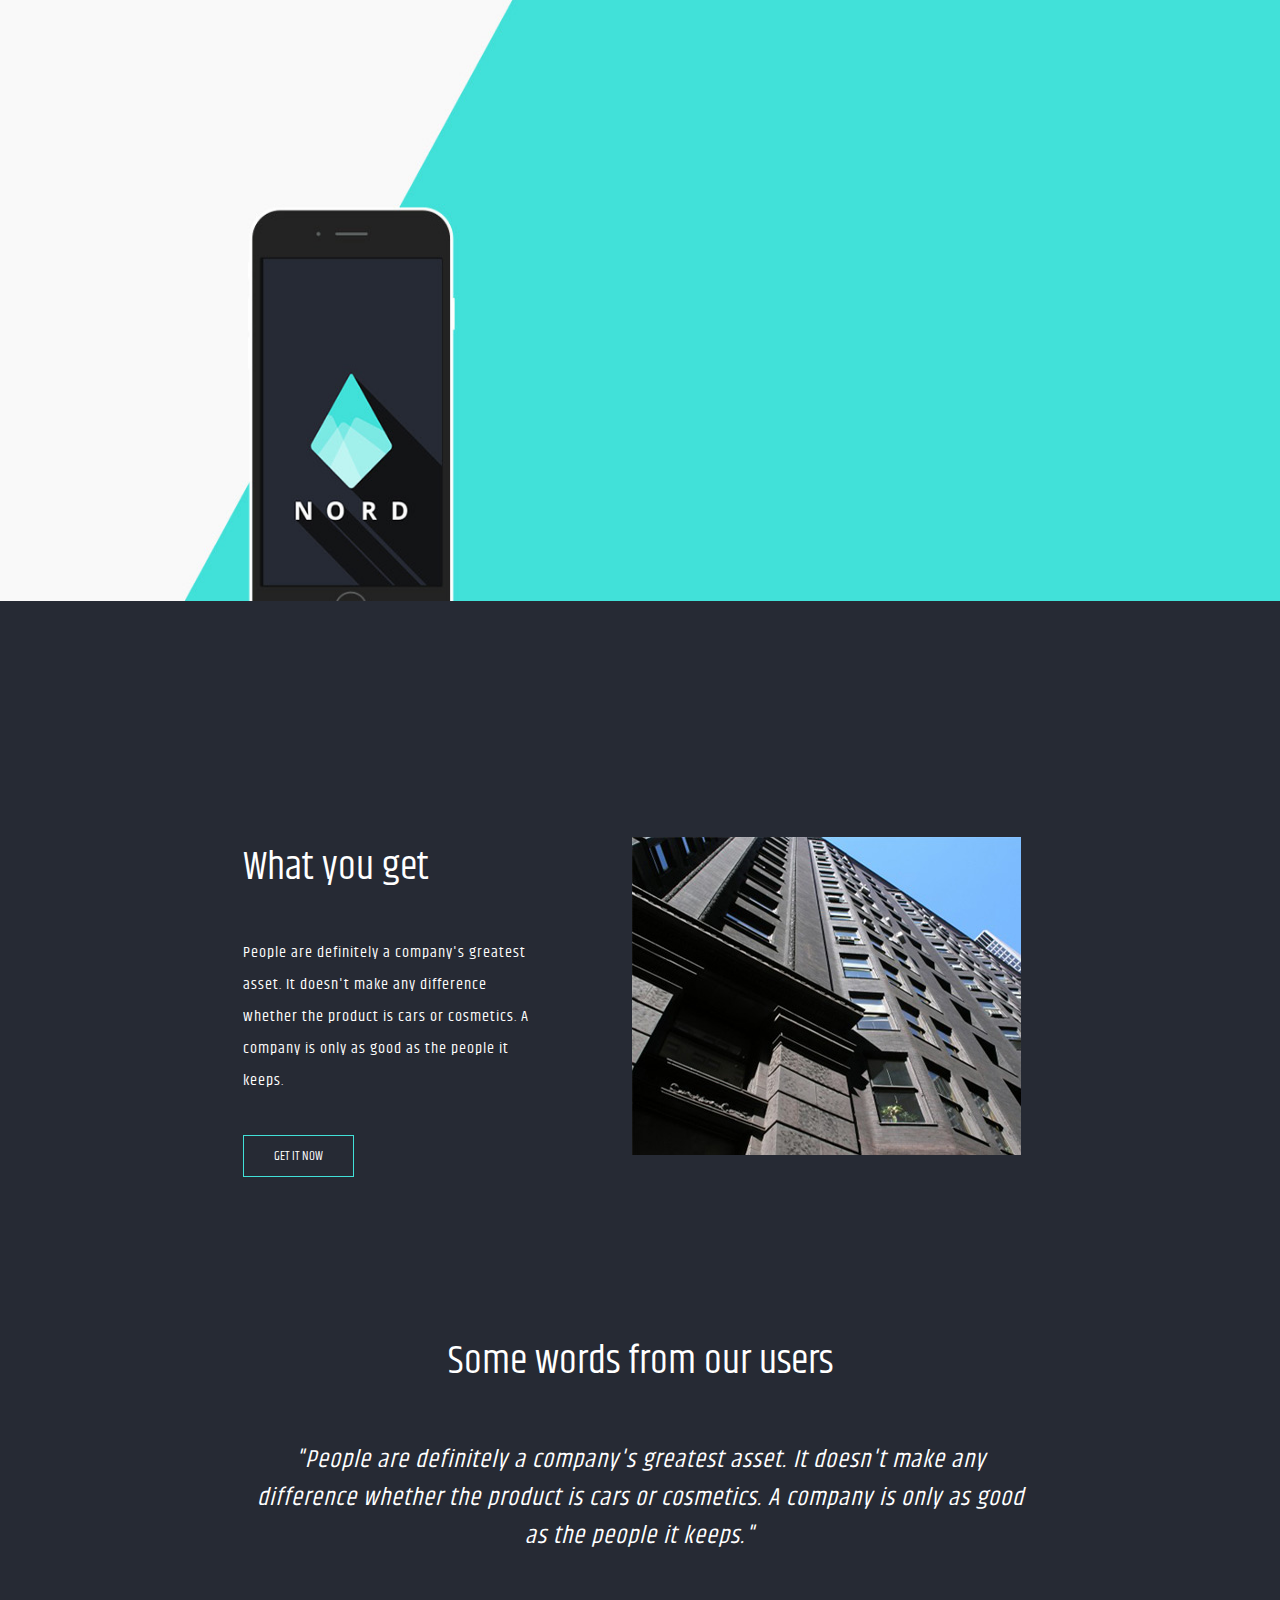
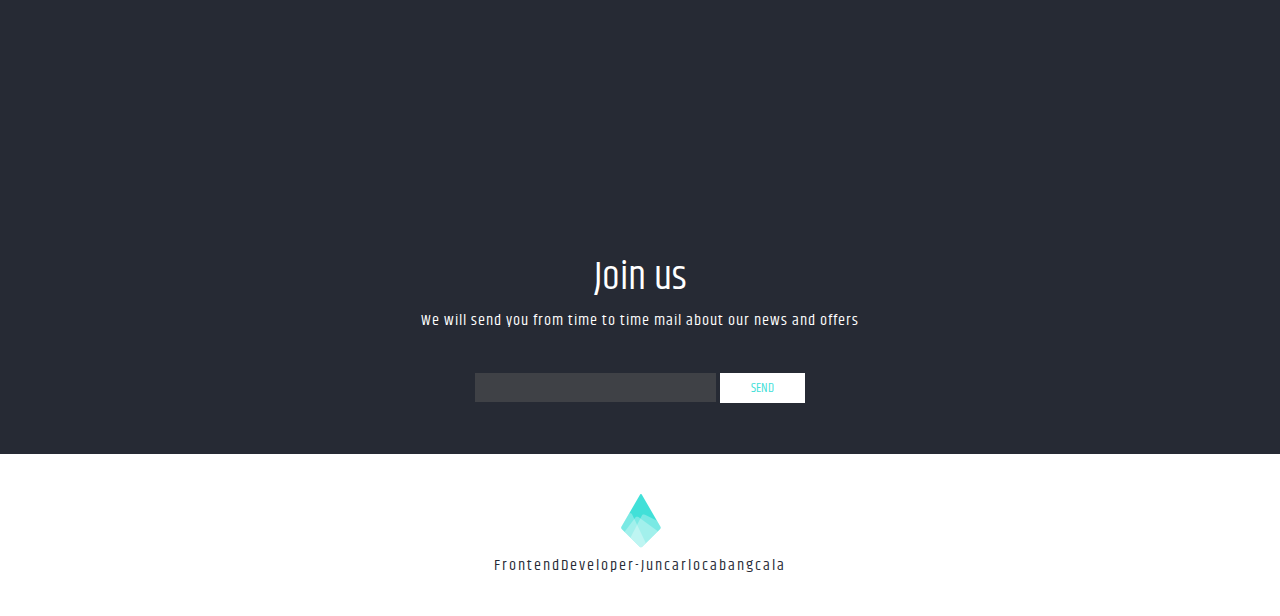
<file: Nord-SimpleLandingPage/index.html>
<!DOCTYPE html>
<html>
<title></title>

<head>
    <link rel="stylesheet" href="style.css">
    <link rel="stylesheet" href="https://use.fontawesome.com/releases/v5.5.0/css/all.css" integrity="sha384-B4dIYHKNBt8Bc12p+WXckhzcICo0wtJAoU8YZTY5qE0Id1GSseTk6S+L3BlXeVIU" crossorigin="anonymous">
</head>

<body>
    <section class="jumbotron">
        <nav>
            <ul>
                <li class="logo">nord</li>
                <li>Subscribe</li>
                </a>
                <li class="active">Get it know</li>
            </ul>
        </nav>
        <h1>Join more than <span>1000+</span><br>
            satisfied users
         </h1>
        <p>People are definitely a company's greatest asset. <br> It doesn't make any difference <br> whether the product is cars or cosmetics. <br> A company is only as good as the people it keeps.
        </p>
    </section>
    <div class="first">
        <div class="content">
            <h1>What you get</h1>
            <p>People are definitely a company's greatest asset. It doesn't make any difference whether the product is cars or cosmetics. A company is only as good as the people it keeps.
            </p>
            <button>GET IT NOW</button>
        </div>
        <div class="content">
            <img src="2.jpg">
        </div>
    </div>
    <div class="second">

        <h1>Some words from our users</h1>
        <p>People are definitely a company's greatest asset. It doesn't make any difference
        </p>
        <p class="qoute">"People are definitely a company's greatest asset. It doesn't make any difference whether the product is cars or cosmetics. A company is only as good as the people it keeps."
        </p>
    </div>
    <div class="third">
        <h1>Join us</h1>
        <p>We will send you from time to time mail about our news and offers
        </p>
        <input> <button>SEND</button>
    </div>
    <footer>
        <img src="logo.png">
        <p>FrontendDeveloper-Juncarlocabangcala</p>
    </footer>
    <script src="https://code.jquery.com/jquery-3.2.1.slim.min.js" integrity="sha384-KJ3o2DKtIkvYIK3UENzmM7KCkRr/rE9/Qpg6aAZGJwFDMVNA/GpGFF93hXpG5KkN" crossorigin="anonymous"></script>
    <script type="text/javascript" src='main.js'></script>
</body>

</html>
</file>
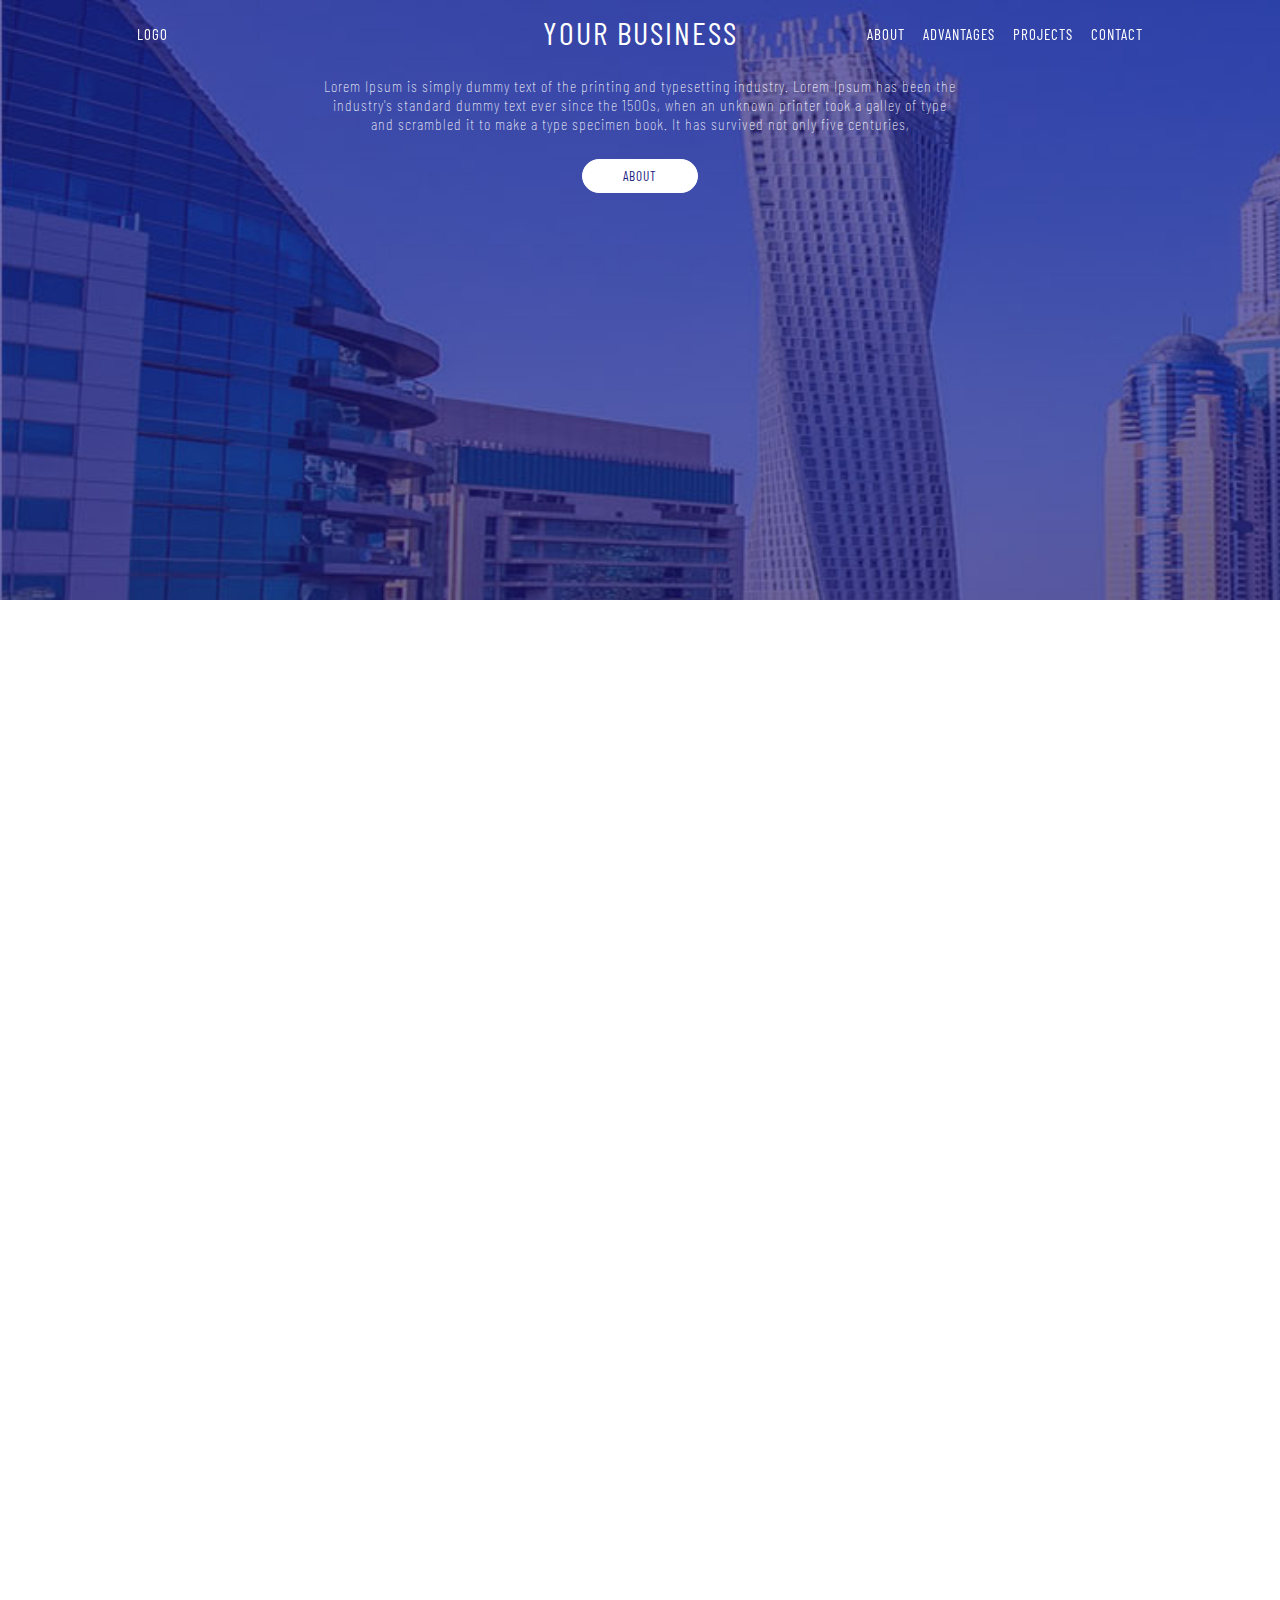
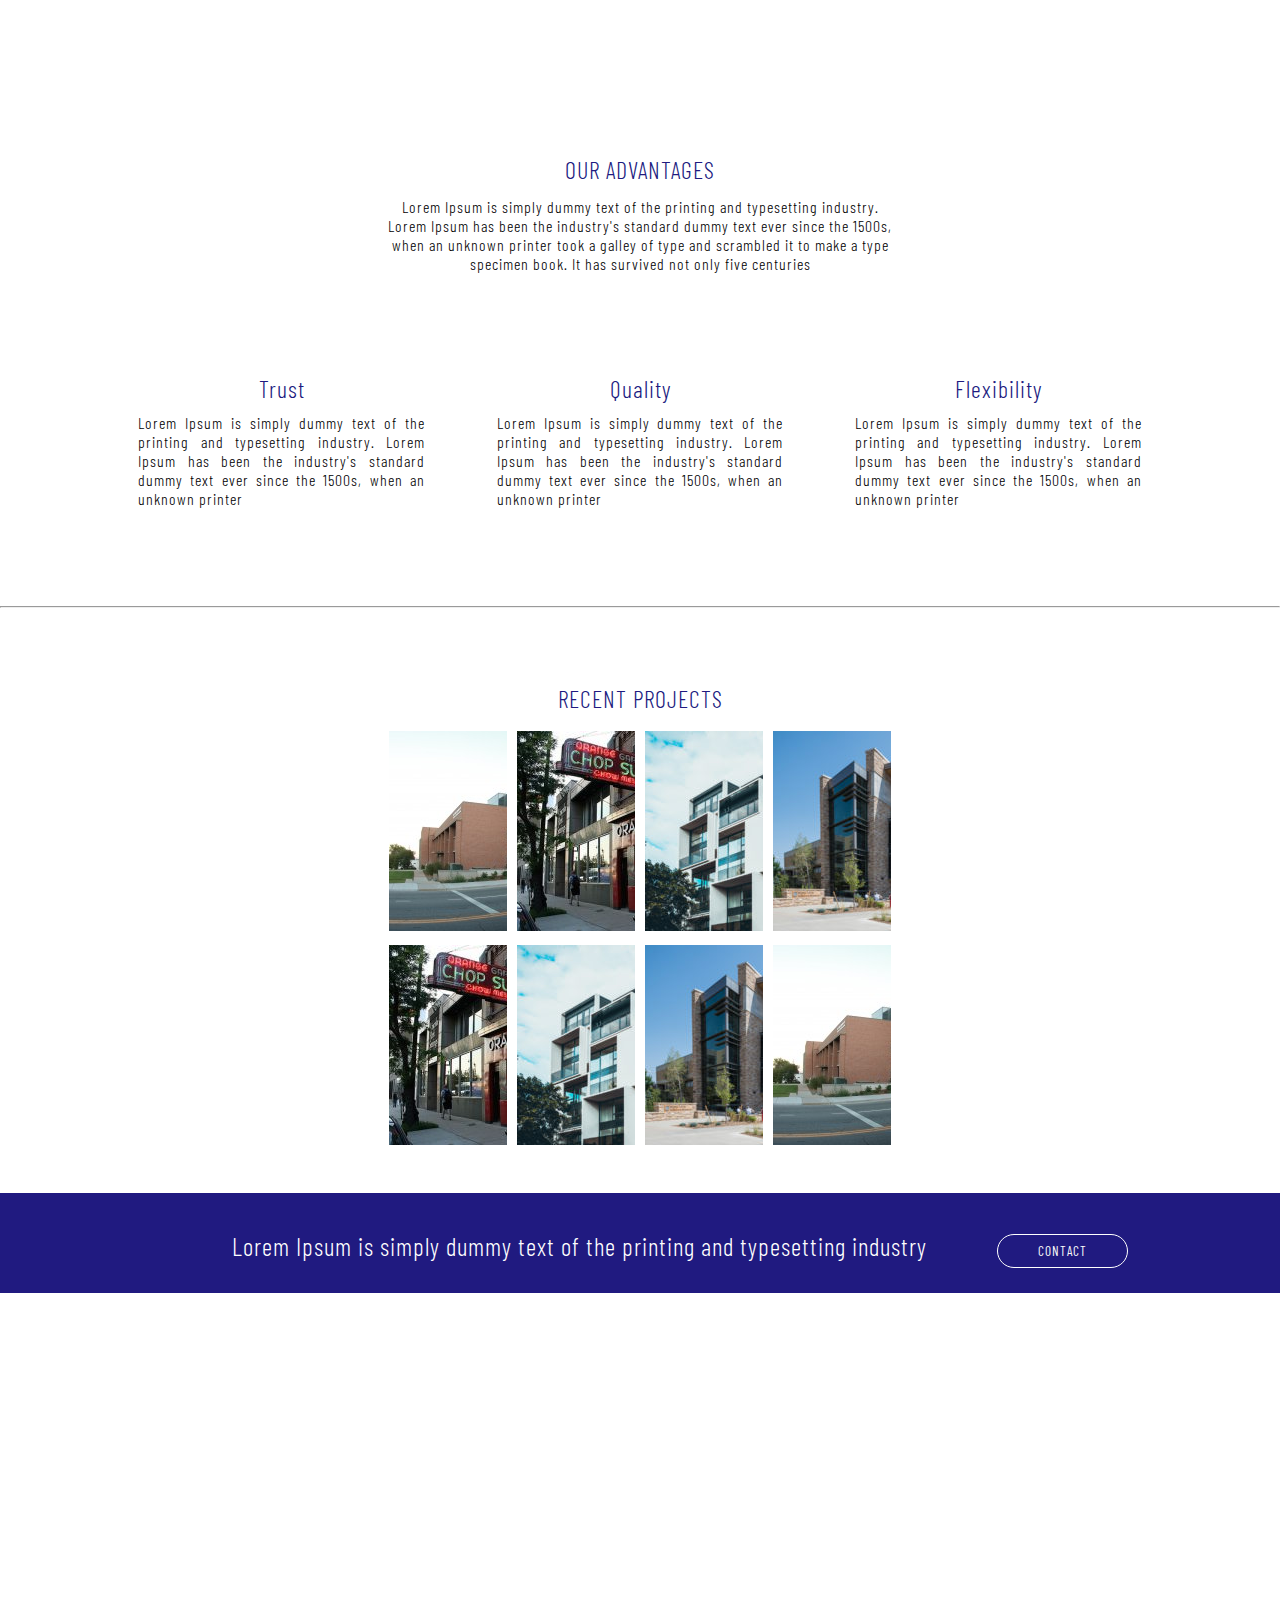
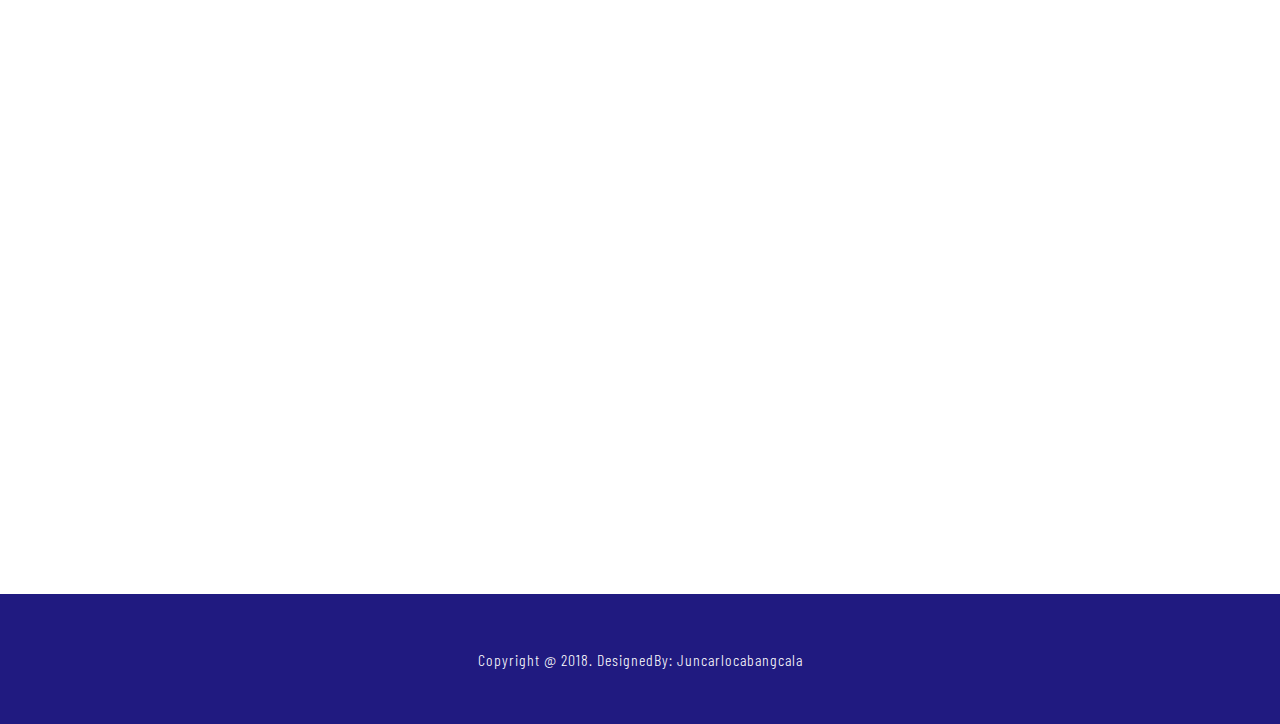
<file: YourBusiness/index.html>
<!DOCTYPE html>
<html>
<title>YOURBUSINESS</title>
<head>
    <link rel="stylesheet" href="style.css">
    <link rel="stylesheet" href="https://use.fontawesome.com/releases/v5.5.0/css/all.css" integrity="sha384-B4dIYHKNBt8Bc12p+WXckhzcICo0wtJAoU8YZTY5qE0Id1GSseTk6S+L3BlXeVIU" crossorigin="anonymous">
</head>
<body>
    <section id="jumbotron">
        <nav>
            <ul>
                <li class="logo">LOGO</li>
                <li>ABOUT</li>
                <li>ADVANTAGES</li>
                <li>PROJECTS</li>
                <li>CONTACT</li>
            </ul>
        </nav>
        <h1>Your Business</h1>
        <p>Lorem Ipsum is simply dummy text of the printing and typesetting industry. Lorem Ipsum has been the industry's standard dummy text ever since the 1500s, when an unknown printer took a galley of type and scrambled it to make a type specimen book.
            It has survived not only five centuries, </p>
        <button>ABOUT</button>
    </section>
    <div class="firstcontent" id="about">
        <div class="content-content">
            <img src="3.jpg">
        </div>
        <div class="content">
            <h2>ABOUT</h2>
            <p>Lorem Ipsum is simply dummy text of the printing and typesetting industry. Lorem Ipsum has been the industry's standard dummy text ever since the 1500s, when an unknown printer took a galley of type and scrambled it to make a type specimen
                book. It has survived not only five centuries, from a Lorem Ipsum passage, and going through the cites of the word in classical literature, discovered the undoubtable from a Lorem Ipsum passage, and going through the cites of the word
                in classical literature, discovered the undoubtable from a Lorem Ipsum passage, and going through the cites of the word in classical literature, discovered the undoubtable</p>
            <p>Lorem Ipsum is simply dummy text of the printing and typesetting industry. Lorem Ipsum has been the industry's standard dummy text Lorem Ipsum is simply dummy text of the printing and typesetting industry. Lorem Ipsum has been the industry's
                standard dummy text
            </p>
        </div>
    </div>
    <div id="secondcontent">
        <h2>Lorem Ipsum is simply dummy text of the printing</h2>
        <p>Lorem Ipsum is simply dummy text of the printing and typesetting industry. Lorem Ipsum has been the industry's standard dummy text ever since the 1500s, when an unknown printer took a galley of type and scrambled it to make a type specimen book.
            It has survived not only five centuries, from a Lorem Ipsum passage, and going through the cites of the word in classical literature, discovered the undoubtable from a Lorem Ipsum passage, and going through the cites of the word in classical
            literature, discovered the undoubtable</p>
        <button class="active">BUTTON</button> <button>DETAILS</button>
    </div>
    <h2 id="advantage">OUR ADVANTAGES</h2>
    <p class="advantage">Lorem Ipsum is simply dummy text of the printing and typesetting industry. Lorem Ipsum has been the industry's standard dummy text ever since the 1500s, when an unknown printer took a galley of type and scrambled it to make a type specimen book. It
        has survived not only five centuries</p>
    <div class="thirdcontent">
        <div class="content">
            <i class="fas fa-lock"></i>
            <h2>Trust</h2>
            <p>Lorem Ipsum is simply dummy text of the printing and typesetting industry. Lorem Ipsum has been the industry's standard dummy text ever since the 1500s, when an unknown printer</p>
        </div>
        <div class="content">
            <i class="fas fa-trophy"></i>
            <h2>Quality</h2>
            <p>Lorem Ipsum is simply dummy text of the printing and typesetting industry. Lorem Ipsum has been the industry's standard dummy text ever since the 1500s, when an unknown printer</p>
        </div>
        <div class="content">
            <i class="fas fa-cogs"></i>
            <h2>Flexibility</h2>
            <p>Lorem Ipsum is simply dummy text of the printing and typesetting industry. Lorem Ipsum has been the industry's standard dummy text ever since the 1500s, when an unknown printer</p>
        </div>
    </div>
    <hr>
    <h2 id="advantage">RECENT PROJECTS</h2>
    <div class="projects">
        <div class="content">
            <img src="5.jpg">
        </div>
        <div class="content">
            <img src="6.jpg">
        </div>
        <div class="content">
            <img src="7.jpg">
        </div>
        <div class="content">
            <img src="8.jpg">
        </div>
    </div>
    <div class="projects">
        <div class="content">
            <img src="6.jpg">
        </div>
        <div class="content">
            <img src="7.jpg">
        </div>
        <div class="content">
            <img src="8.jpg">
        </div>
        <div class="content">
            <img src="5.jpg">
        </div>
    </div>
    <div class="contact-contact">
        <i class="fas fa-location-arrow"></i>
        <span>Lorem Ipsum is simply dummy text of the printing and typesetting industry<button>CONTACT</button></span>
    </div>
    <div class="contact" id="contact">
        <div class="content-content">
            <h2>CONTACT</h2>
            <p><i class="fas fa-map-marker-alt"></i> A2B OUTSOURCING 1234 Ave.</p>
            <p><i class="far fa-clock"></i> A2B OUTSOURCING 1234 Ave.</p>
            <p><i class="fas fa-phone"></i> A2B OUTSOURCING 1234 Ave.</p>
            <p><i class="fas fa-envelope"></i> A2B OUTSOURCING 1234 Ave.</p>
        </div>
        <div class="content">
            <iframe src="https://www.google.com/maps/embed?pb=!1m18!1m12!1m3!1d3850.742930257943!2d120.57182131432647!3d15.172456166875117!2m3!1f0!2f0!3f0!3m2!1i1024!2i768!4f13.1!3m3!1m2!1s0x3396ed81d59b137b%3A0x4a2f5b9c1ce43a31!2sABC+A2B+OUTSOURCING+PHILS.+PTY+LTD.+INC.!5e0!3m2!1sen!2sph!4v1541548872021"
                width="600" height="450" frameborder="0" style="border:0" allowfullscreen></iframe>
        </div>
    </div>
    <div class="contact-contact">
        <p>Copyright @ 2018. DesignedBy: Juncarlocabangcala</p>
    </div>
    <script src="https://code.jquery.com/jquery-3.2.1.slim.min.js" integrity="sha384-KJ3o2DKtIkvYIK3UENzmM7KCkRr/rE9/Qpg6aAZGJwFDMVNA/GpGFF93hXpG5KkN" crossorigin="anonymous"></script>
    <script type="text/javascript" src='main.js'></script>

</body>

</html>
</file>
<file: City Cafe/style.css>
@import url('https://fonts.googleapis.com/css?family=Playball|Saira+Extra+Condensed:100,200,300,400,500,600,700,800,900');


html {
scroll-behavior: smooth;
}
.icon-right {
	display: flex;
	flex-flow: column;
	position: absolute;
	position: fixed;
	right: 5%;
	bottom:10%;
	z-index: 99;
	opacity: 0;
	transition: .5s;
}
.icon-right a {
	color: #80cc0c;
}

.icon-right i {
	margin: 20%;
	font-size: 50px;

}
* {
	margin: 0%;
	padding: 0%;
}

nav {
	text-align: center;
	padding: 1.5%;
}

nav h1 {
	font-family: 'Playball', cursive;
	font-size: 50px;
	color: #80cc0c;
}

.navbar {
	display: flex;
	list-style: none;
	justify-content: center;
	padding: 1%;
	z-index: 99;
}

.navbar li {
	margin: .2%;
	padding: 1% 2%;
	font-family: 'Saira Extra Condensed', sans-serif;
	text-transform: uppercase;
	font-weight: 500;
	color: white;
	letter-spacing: 1px;
    font-size: 15px;
   
}

.navbar a {
    text-decoration: none;
    color: white;
    position: relative;
}

.animate:before {
    content: '';
  width: 0%;
    position: absolute;
    background-color: #80cc0c;
    height: 3px;
transition: .5s;
bottom: -2px;
}
.navbar li:hover .animate:before{
    width: 100%;
}


.active:before {
	content: '';
  width: 100%;
    position: absolute;
    background-color: #80cc0c;
    height: 3px;
transition: .5s;
bottom: -2px;
}

section {
	background-repeat: no-repeat;
	background-size: cover;
}

.jumbotron {
	background-image: url(1.png);
	height: 600px;
	text-align: center;
	opacity: 0;
	transition: 3s;
}

.jumbotron h2 {
	color: white;
	font-family: 'Saira Extra Condensed', sans-serif;
	letter-spacing: 1px;
	font-size: 70px;
	margin-top: 5%;
	font-weight: 500;
}

.jumbotron p {
	font-family: 'Saira Extra Condensed', sans-serif;
	letter-spacing: 1px;
	color: white;
}

.fixed-header {
	position: fixed;
	top: 0;
	width: 100%;
	background-color: #232323;
}

.text-center {
	text-align: center;
	padding-top: 1%;
	font-family: 'Saira Extra Condensed', sans-serif;
	letter-spacing: 1px;
	padding: 1% 23%;
	margin-bottom: 3%;
	color: gray;
}

.center {
	text-align: center;
	padding-top: 7%;
	font-family: 'Playball', cursive;
	font-size: 50px;
	color: #80cc0c;
}

.first {
	display: flex;
	justify-content: space-between;
	padding: 0% 10%;
	margin-bottom: 8%;
}

#first-fadein {
	transition: 1s;
	padding-top: 20%;
}

.first .content {
	flex-basis: 49%;
	overflow: hidden;
}

.first .content p {
	font-family: 'Saira Extra Condensed', sans-serif;
	letter-spacing: 1px;
	color: gray;
}

.first .content h3 {
	font-family: 'Saira Extra Condensed', sans-serif;
	letter-spacing: 1px;
	margin-top: 2%;
	color: gray;
}

.second {
	background-color: rgb(231, 231, 231);
}

.second-content {
	display: flex;
	padding: 1% 10%;
	justify-content: space-between;
	text-align: center;
}

#large-fadein {
	padding-left: 30%;
	padding-right: 30%;
	transition: 1s;
	opacity: 0;
}

#second-fadeup {
	padding-top: 20%;
	transition: 1s;
}

.second-content .content {
	flex-basis: 31%;
	overflow: hidden;
	padding: 0 3px;
	background-color: white;
}

.second-content .content h2 {
	font-family: 'Playball', cursive;
	margin: 5%;
	color: gray;
}

.second-content .content p {
	font-family: 'Saira Extra Condensed', sans-serif;
	color: gray;
	letter-spacing: 1px;
	margin-bottom: 4%;
	padding: 0 5%;
}

.second-content .content i {
	color: #80cc0c;
	font-size: 40px;
	margin-top: 7%;
}

.adjust {
	padding-bottom: 8%;
}

.third {
	display: flex;
	padding: 0% 10%;
	justify-content: space-between;
}

.third .content {
	background-color: rgb(231, 231, 231);
	flex-basis: 47%;
	margin-top: 2%;
}

.third .content h2 {
	letter-spacing: 1px;
	color: rgb(75, 75, 75);
	font-family: 'Saira Extra Condensed', sans-serif;
	padding: 7% 5% 0;
}

.third .content .right {
	float: right;
	color: #80cc0c;
	font-family: 'Saira Extra Condensed', sans-serif;
	letter-spacing: 1px;
}

.third .content p {
	color: #80cc0c;
	font-family: 'Saira Extra Condensed', sans-serif;
	letter-spacing: 1px;
	padding-bottom: 7%;
	padding-left: 5%;
}

.fourth {
	display: flex;
	justify-content: space-between
}

.fourth .content {
	flex-basis: 24.8%;
	overflow: hidden;
	position: relative;
}

.fifth {
	display: flex;
	justify-content: space-between;
	padding: 0% 10%;
	margin-bottom: 8%;
}

.fifth .content {
	flex-basis: 23%;
	text-align: center;
}

.fifth .content i {
	color: #80cc0c;
	font-size: 40px;
}

.fifth .content p {
	font-family: 'Playball', cursive;
	color: gray;
	margin: 5%;
	font-size: 20px;
}

.fifth .content h1 {
	font-family: 'Playball', cursive;
	color: rgb(75, 75, 75);
}

.sixth {
	background-color: #232323;
}

.sixth .white {
	color: white;
	font-weight: 100;
}

.sixth-content {
	display: flex;
	color: white;
	justify-content: space-between;
	overflow: hidden;
	padding-bottom: 8%;
}

#fade-padding {
	padding-left: 23%;
	padding-right: 23%;
	transition: .5s;
}

.sixth-content .content {
	flex-basis: 25%;
	text-align: center;
}

.sixth-content .content img {
	border: 2px solid white;
}

.sixth-content .content h3 {
	color: #80cc0c;
	font-family: 'Saira Extra Condensed', sans-serif;
	letter-spacing: 1px;
	font-weight: 500;
	margin: 3%;
}

.sixth-content .content p {
	padding: 0% 10%;
	font-family: 'Saira Extra Condensed', sans-serif;
	letter-spacing: 1px;
	font-weight: 100;
}

.seventh {
	background-color: rgb(231, 231, 231);
	padding: 3% 20%;
	text-align: center;
}

.seventh p {
	font-family: 'Saira Extra Condensed', sans-serif;
	letter-spacing: 1px;
	padding-top: 3%;
	padding-bottom: 7%;
	color: gray;
}

.seventh img {
	margin: 3%;
	width: 15%;
	border-radius: 100px;
}

.seventh H3 {
	color: #000000;
	font-family: 'Saira Extra Condensed', sans-serif;
	letter-spacing: 1px;
}

#contact1 {
	opacity: 0;
	transition: 1s;
}

.contact {
	display: flex;
	justify-content: space-between;
	padding: 0% 10%;
	opacity: 0;
	transition: 1s;
}

.contact .content {
	flex-basis: 48%;
	margin-bottom: 7%;
}

.contact .content input {
	width: 100%;
	margin-bottom: 2%;
	height: 40px;
	font-family: 'Saira Extra Condensed', sans-serif;
	letter-spacing: 1px;
}

.contact .content textarea {
	width: 100%;
	height: 65%;
	font-family: 'Saira Extra Condensed', sans-serif;
	letter-spacing: 1px;
}

.contact .content button {
	width: 100%;
	padding: 2%;
	font-family: 'Saira Extra Condensed', sans-serif;
	letter-spacing: 1px;
	border: none;
	background-color: #80cc0c;
	color: white;
}

footer {
	display: flex;
	padding: 4% 10%;
	background: #232323;
	justify-content: space-between;
}

footer .content {
	flex-basis: 32%;
}

footer .content h1 {
	color: #80cc0c;
	font-family: 'Playball', cursive;
}

footer .content p {
	color: gray;
	font-family: 'Saira Extra Condensed', sans-serif;
	letter-spacing: 1px;
}

footer .content h3 {
	font-family: 'Playball', cursive;
	color: gray;
}

#second-fadein,
#third-fadeup,
#fourth-fadeup,
#fifth-fadeup,
#sixth-fadeup {
	padding-top: 20%;
	transition: .9s;
}

.overlay {
	background-color: rgba(0, 0, 0, 0.4);
	height: 99%;
	width: 100%;
	color: white;
	position: absolute;
	opacity: 0;
	transition: .5s;
	text-align: center;
}

.overlay i {
	font-size: 50px;
	padding-top: 40%;
}

.fourth .content:hover .overlay {
	opacity: 1;
	cursor: pointer;
}

@media only screen and (max-width: 800px) {
	.text-center {
		padding: 1% 10%;
	}
	.jumbotron {
		height: 550px;
	}
	.first {
		flex-flow: column;
	}
	.sixth-content {
		flex-flow: column;
	}
	.sixth-content .content p {
		padding: 0% 30%;
		margin-bottom: 1%;
	}
}
</file>
<file: FASHION/style.css>
@import url('https://fonts.googleapis.com/css?family=Saira+Extra+Condensed:100,200,300,400,500,600,700,800,900');
* {
	margin: 0%;
	padding: 0%;
}

section {
	background-repeat: no-repeat;
	background-size: cover;
}

.jumbotron {
	background-image: url(1.jpg);
	height: 600px;
	font-family: 'Saira Extra Condensed', sans-serif;
	text-align: center;
}

.fixed-header {
	position: fixed;
	top: 0;
	width: 100%;
	background-color: #232323;
}

nav {
	padding: 0% 15%;
	padding-top: 3%;
	color: white;
}

nav ul {
	display: flex;
}

nav li {
	list-style: none;
	flex-basis: 19%;
	padding: 1%;
}

nav .icon {
	margin-left: auto;
}

nav .icon i {
	margin-right: 10%;
}

nav .icon i:hover {
	color: orangered;
	cursor: pointer;
}

.jumbotron h1 {
	font-size: 120px;
	color: white;
	margin-top: 0%;
	transition: 1.5s;
	padding-top: 0%;
}

.jumbotron span {
	color: orangered;
	letter-spacing: 1px;
}

.jumbotron p {
	color: white;
	letter-spacing: 1px;
	font-size: 18px;
	font-weight: 300;
}

.jumbotron button {
	padding: 10px 25px;
	margin-top: 1%;
	background-color: transparent;
	border: 1px solid orangered;
	color: white;
	font-family: 'Saira Extra Condensed', sans-serif;
	letter-spacing: 2px;
	font-weight: 300;
	border-radius: 5px;
	position: relative;
	overflow: hidden;
}

.btn:before {
	content: '';
	position: absolute;
	width: 0%;
	height: 100%;
	background-color: orangered;
	left: 0%;
	top: 0%;
	transition: 1s;
	z-index: 0;
	opacity: 0;
}

.jumbotron button:hover .btn:before {
	width: 100%;
	content: 'CLICK HERE';
	cursor: pointer;
	opacity: 1;
	padding: 9% 0
}

.container {
	position: relative;
	background-color: orangered;
}

.navbar ul {
	display: flex;
	justify-content: flex-end;
	padding: 0% 13%;
	color: white;
	transition: 1s;
}

.navbar li {
	list-style: none;
	padding: 2%;
	font-family: 'Saira Extra Condensed', sans-serif;
	letter-spacing: 1px;
	text-transform: uppercase;
}

.navbar .logo {
	margin-right: auto;
}

.nav {
	text-align: center;
}

.nav li {
	list-style: none;
	padding: 2%;
	color: white;
	font-family: 'Saira Extra Condensed', sans-serif;
	letter-spacing: 1px;
	text-transform: uppercase;
	text-transform: uppercase;
}

.nav ul li {
	max-height: 0;
}

.container input {
	display: none;
}

.container .nav {
	display: none;
	margin-top: 1em;
}

.container .fa-times {
	display: none;
	transition: 5s;
}

.container input#button:checked~.nav {
	display: block;
}

nav .first-nav {
	font-size: 10px;
}

#nav-icon1 {
	width: 20px;
	position: absolute;
	top: 20%;
	right: 3%;
	transform: rotate(0deg);
	transition: .5s ease-in-out;
	cursor: pointer;
	display: none;
}

#nav-icon1 span {
	display: block;
	position: absolute;
	height: 3px;
	width: 100%;
	background: white;
	border-radius: 9px;
	opacity: 1;
	left: 0;
	transition: .25s ease-in-out;
}

#nav-icon1 span:nth-child(1) {
	top: 0px;
}

#nav-icon1 span:nth-child(2) {
	top: 7px;
}

#nav-icon1 span:nth-child(3) {
	top: 14px;
}

#nav-icon1.open span:nth-child(1) {
	top: 10px;
	transform: rotate(135deg);
}

#nav-icon1.open span:nth-child(2) {
	opacity: 0;
	left: -60px;
}

#nav-icon1.open span:nth-child(3) {
	top: 10px;
	transform: rotate(-135deg);
}

.first {
	padding: 4% 15%;
	text-align: center;
}

.first h1,
.third h1 {
	font-family: 'Saira Extra Condensed', sans-serif;
	font-size: 45px;
	letter-spacing: 1px;
	color: rgb(56, 56, 56);
}

.first p,
.third p,
.contact p {
	font-family: 'Saira Extra Condensed', sans-serif;
	font-weight: 300;
	letter-spacing: 1px;
	font-size: 17px;
	color: rgb(56, 56, 56);
}

.second {
	display: flex;
	padding: 0% 15%;
	margin-bottom: 5%;
}

.second .content {
	flex-basis: 24%;
	text-align: center;
}

.second .content h2 {
	font-family: 'Saira Extra Condensed', sans-serif;
	font-weight: 400;
}

.second .content p {
	font-family: 'Saira Extra Condensed', sans-serif;
	font-weight: 300;
	font-size: 17px;
	letter-spacing: 1px;
	color: rgb(56, 56, 56);
}

.third {
	padding: 4% 15%;
	text-align: center;
	background-color: #e6e7e9;
}

.third p {
	margin-bottom: 4%;
}

.thirdcontent {
	display: flex;
	flex-flow: row wrap;
	justify-content: space-between;
	margin-bottom: .5%;
}

.team {
	background-color: orangered;
}

.team h1 {
	color: rgb(255, 255, 255);
}

.team p {
	color: white;
	font-style: italic;
}

.blog {
	justify-content: space-between;
}

.blog .content p {
	text-align: center;
	padding: 4%;
}

.fourth {
	background-color: orangered;
	color: white;
	padding: 4% 15%;
	text-align: center;
}

.fourth h1 {
	font-family: 'Saira Extra Condensed', sans-serif;
	font-weight: 300;
	font-size: 45px;
}

.fourth button {
	background-color: transparent;
	color: rgb(255, 255, 255);
	border: 1px solid rgb(255, 255, 255);
	padding: 10px 50px;
	font-family: 'Saira Extra Condensed', sans-serif;
	letter-spacing: 2px;
}

.testimonials {
	background-image: url(13.jpg);
	font-family: 'Saira Extra Condensed', sans-serif;
	text-align: center;
	padding: 4% 15%;
	color: white;
}

.testimonials h1 {
	letter-spacing: 1px;
	font-size: 45px;
}

.testimonials img {
	border-radius: 100px;
	border: 4px solid rgb(56, 56, 56);
}

.testimonialsh h2 {
	letter-spacing: 2px;
}

.testimonials p {
	font-size: 17px;
	letter-spacing: 1px;
	font-weight: 300;
	font-style: italic;
}

.contact {
	background-color: #e6e7e9;
	padding: 4% 15%;
	text-align: center;
}

.contact h1 {
	font-family: 'Saira Extra Condensed', sans-serif;
	font-size: 45px;
	letter-spacing: 1px;
	color: rgb(56, 56, 56);
}

.contact-content {
	flex-flow: row wrap;
	display: flex;
	text-align: left;
}

.contact-content .content {
	flex-basis: 48%;
	margin-top: 4%;
	margin-bottom: 3%;
}

.contact-content .content input {
	width: 95%;
	height: 35px;
	font-family: 'Saira Extra Condensed', sans-serif;
	margin-top: 1%;
}

.contact-content .content textarea {
	height: 100%;
	width: 100%;
}

.contact button {
	width: 100%;
	font-family: 'Saira Extra Condensed', sans-serif;
	padding: 10px;
	background-color: orangered;
	color: white;
	border: 1px solid orangered;
}

footer {
	background-color: orangered;
	text-align: center;
	color: white;
	padding: 4%;
}

footer h1 {
	font-family: 'Saira Extra Condensed', sans-serif;
	font-size: 45px;
	letter-spacing: 1px;
}

footer p {
	letter-spacing: 3px;
	font-family: 'Saira Extra Condensed', sans-serif;
}

#first-fadein,
#second-fadein,
#third-fadein,
#fourth-fadein,
#fifth-fadein,
#sixth-fadein,
.blog,
#eighth,
#last {
	opacity: 0;
	transition: .8s;
}

#third,
#fourth,
#fifth {
	padding-top: 20%;
	transition: .8s;
}

#seventh {
	margin-right: 30%;
	transition: .8s;
}

#hover {
	position: relative;
	overflow: hidden;
}

.overlay {
	position: absolute;
	color: rgb(255, 255, 255);
	bottom: -30%;
	width: 100%;
	transition: .5s;
}

.overlay h4 {
	letter-spacing: 3px;
	font-family: 'Saira Extra Condensed', sans-serif;
	font-size: 20px;
	font-weight: 400;
}

#hover:hover .overlay {
	bottom: 2%;
}

#third img,
#imagehover img {
	transition: .5s;
}

#third img:hover {
	transform: scale(.7);
}

#imagehover img:hover {
	transform: scale(.7);
}

.blog .content {
	position: relative;
}

.overlay-second {
	background-color: rgba(0, 0, 0, 0.5);
	width: 100%;
	height: 100%;
	position: absolute;
	opacity: 0;
	transition: .5s;
}

.blog .content:hover .overlay-second {
	opacity: 1;
	cursor: pointer;
}

.overlay-second h3 {
	padding-top: 50%;
	color: white;
	font-size: 30px;
}

@media only screen and (max-width: 1100px) {
	nav {
		padding: 0% 2%;
		padding-top: 3%;
	}
	.navbar ul {
		padding: 0%;
		justify-content: center;
	}
	.first {
		padding: 5% 10%;
		text-align: justify;
	}
	.second {
		padding: 0% 10%;
		margin-bottom: 5%;
	}
	.second .content p {
		padding: 0% 5%;
	}
	.team .thirdcontent .content {
		flex-basis: 100%;
		text-align: center;
	}
	.blog {
		flex-flow: column;
	}
	.overlay-second {
		display: none;
	}
	.navbar .logo {
		padding: 1%;
		padding-left: 10%;
	}
	.navbar li {
		display: none;
	}
	.navbar .logo,
	.container .btn {
		display: block;
	}
	#nav-icon1 {
		display: block;
		margin-right: 10%
	}
	nav li {
		font-size: 13px;
		flex-basis: 40%;
	}
	.jumbotron p {
		font-size: 13px;
	}
	.jumbotron h1 {
		padding-top: 10%;
		font-size: 90px;
	}
	.jumbotron {
		height: 500px;
	}
}
</file>
<file: Nord-SimpleLandingPage/style.css>
@import url('https://fonts.googleapis.com/css?family=Khand:300,400,500,600,700');
body {
    height: 200vh;
}

* {
    margin: 0%;
    padding: 0%;
    ;
}

section {
    background-repeat: no-repeat;
    background-size: cover;
}

.jumbotron {
    background-image: url(1.jpg);
    height: 550px;
    font-family: 'Saira Extra Condensed', sans-serif;
    text-align: center;
    padding: 2% 19%;
    color: white;
    transition: 1s;
}

.jumbotron h1 {
    text-align: right;
    font-family: 'Khand', sans-serif;
    color: #262a34;
    font-size: 40px;
    letter-spacing: 1px;
    margin-top: 8%;
    line-height: 2;
    font-weight: 400;
    padding-right: 30%;
    transition: 2s;
    opacity: 0;
}

.jumbotron span {
    color: white;
}

.jumbotron p {
    text-align: right;
    font-family: 'Khand', sans-serif;
    line-height: 2;
    margin-top: 2%;
    letter-spacing: 1px;
    padding-right: 30%;
    transition: 2s;
    opacity: 0;
}

nav {
    text-transform: uppercase;
    opacity: 0;
    transition: 2s;
}

nav li {
    list-style: none;
    font-size: 21px;
    letter-spacing: 1px;
    font-family: 'Khand', sans-serif;
    margin: .1%;
    font-weight: 400;
    padding: 10px;
}

nav .active {
    background-color: #262a34;
}

nav ul {
    display: flex;
    flex-flow: row wrap;
    justify-content: flex-end;
}

nav .logo {
    margin-right: auto;
    color: #262a34;
}

.first {
    background-color: #262a34;
    padding: 6% 19%;
    display: flex;
    flex-flow: row wrap;
}

.first h1,
.second h1 {
    color: white;
    font-family: 'Khand', sans-serif;
    font-weight: 400;
    font-size: 40px;
}

.first .content {
    flex-basis: 49%;
    transition: 1s;
    overflow: hidden;
    padding-top: 20%;
}

.first p {
    font-family: 'Khand', sans-serif;
    line-height: 2;
    color: white;
    padding-right: 25%;
    margin: 10% 0;
    letter-spacing: 1px;
}

.first button {
    background-color: transparent;
    padding: 10px 30px;
    border: 1px solid #41e0d8;
    color: white;
    font-family: 'Khand', sans-serif;
}

.first button:hover {
    background-color: #41e0d8;
    cursor: pointer;
    transition: .5s;
}

.second {
    background-color: #262a34;
    padding: 6% 19%;
    text-align: center;
    color: white;
    position: relative;
    transition: 1s;
}

.second p {
    color: #262a34;
    font-family: 'Khand', sans-serif;
    margin-bottom: 3%;
    letter-spacing: 1px;
}

.second .qoute {
    color: white;
    font-size: 25px;
    font-style: italic;
}

.third {
    background-color: #262a34;
    padding: 4% 19%;
    text-align: center;
    color: white;
    padding-top: 15%;
    transition: 1s;
}

.third h1 {
    color: white;
    font-family: 'Khand', sans-serif;
    font-weight: 400;
    font-size: 40px;
}

.third p {
    font-family: 'Khand', sans-serif;
    margin-bottom: 5%;
    letter-spacing: 1px;
}

.third input {
    border: 1px solid #3f4146;
    background-color: #3f4146;
    height: 27px;
    width: 30%;
}

.third button {
    border: 1px solid white;
    background-color: white;
    padding: 4px 30px;
    font-family: 'Khand', sans-serif;
    color: #41e0d8;
}

.third button:hover {
    transition: .5s;
    cursor: pointer;
    background-color: transparent;
}

footer {
    text-align: center;
    padding: 3% 19%;
}

footer p {
    font-family: 'Khand', sans-serif;
    color: #262a34;
    letter-spacing: 2px;
}

@media only screen and (max-width: 1100px) {
    .jumbotron {
        background-image: url(3.jpg);
        height: 500px;
    }
    .jumbotron h1 {
        text-align: center;
        margin-top: 12%;
    }
    .jumbotron p {
        text-align: center;
        font-family: 'Khand', sans-serif;
    }
    .first {
        flex-flow: column;
    }
    .first .content {
        flex-basis: 100%;
        overflow: hidden;
        text-align: center;
    }
    .first p {
        color: white;
        padding-right: 0%;
        margin: 5% 0;
    }
    .first button {
        margin-bottom: 5%;
    }
}
</file>
<file: YourBusiness/style.css>
@import url('https://fonts.googleapis.com/css?family=Barlow+Condensed:100,100i,200,200i,300,300i,400,400i,500,500i,600,600i|Open+Sans+Condensed:300,300i,700');
* {
    margin: 0;
    padding: 0;
}

nav {
    font-family: 'Barlow Condensed', sans-serif;
    background-color: transparent;
    position: fixed;
    width: 100%;
    transition: .5s;
}

ul {
    display: flex;
    justify-content: flex-end;
    margin: 0% 10%;
}

nav li {
    list-style: none;
    justify-content: end;
    padding: 25px 7px;
    color: #ffffff;
    letter-spacing: 1px;
    margin: 0 2px;
    font-weight: 400;
    font-size: 15px;
}

nav .logo {
    margin-right: auto;
}

section {
    background-repeat: no-repeat;
    background-size: cover;
}

#jumbotron {
    background-image: url(1.jpg);
    height: 600px;
    color: white;
    text-align: center;
    background-attachment: fixed;
}

#jumbotron h1 {
    font-family: 'Barlow Condensed', sans-serif;
    font-weight: 400;
    letter-spacing: 2px;
    padding-top: 1%;
    text-transform: uppercase;
    margin-bottom: 2%;
    transition: 1s;
}

#jumbotron p {
    font-family: 'Barlow Condensed', sans-serif;
    padding: 0 25%;
    letter-spacing: 1px;
    margin-bottom: 2%;
    font-weight: 100;
}

#jumbotron button {
    padding: 8px 40px;
    font-family: 'Barlow Condensed', sans-serif;
    letter-spacing: 1px;
    font-weight: 400;
    color: #201a80;
    background: white;
    border-radius: 20px;
    border: 1px solid white;
    transition: .5s;
}

#jumbotron button:hover {
    background-color: transparent;
    color: white;
    cursor: pointer;
}

.firstcontent {
    display: flex;
    flex-flow: row wrap;
    padding: 3% 10%;
}

.firstcontent .content {
    margin-left: 2%;
    flex-basis: 64%;
}

.firstcontent .content-content {
    flex-basis: 30%;
}

.firstcontent .content-content img {
    margin-top: 50%;
    transition: .5s;
}

.firstcontent .content h2 {
    font-family: 'Barlow Condensed', sans-serif;
    letter-spacing: 1px;
    font-weight: 300;
    margin-bottom: 3%;
    color: #201a80;
    margin-top: 5%;
}

.firstcontent .content p {
    font-family: 'Barlow Condensed', sans-serif;
    letter-spacing: 1px;
    font-weight: 200;
    margin-bottom: 6%;
    text-align: justify;
}

#secondcontent {
    -webkit-background-size: cover cover;
    background-size: cover;
    background: url(4.jpg) no-repeat;
    text-align: center;
    color: white;
    opacity: 0;
    transition: .8s;
    margin-left: 50%;
}

#secondcontent h2 {
    font-family: 'Barlow Condensed', sans-serif;
    letter-spacing: 1px;
    font-weight: 300;
    padding-top: 4%;
}

#secondcontent p {
    padding: 1% 10%;
    font-family: 'Barlow Condensed', sans-serif;
    letter-spacing: 1px;
    font-weight: 200;
    text-align: justify;
    margin-bottom: 1%;
}

#secondcontent button {
    padding: 8px 40px;
    font-family: 'Barlow Condensed', sans-serif;
    letter-spacing: 1px;
    font-weight: 400;
    color: #fafafa;
    background: transparent;
    border-radius: 20px;
    border: 1px solid white;
    margin-bottom: 5%;
}

#secondcontent .active {
    padding: 8px 40px;
    font-family: 'Barlow Condensed', sans-serif;
    letter-spacing: 1px;
    font-weight: 400;
    color: #201a80;
    background: white;
    border-radius: 20px;
    border: 1px solid rgb(255, 255, 255);
}

#advantage {
    text-align: center;
    font-family: 'Barlow Condensed', sans-serif;
    letter-spacing: 1px;
    font-weight: 300;
    color: #201a80;
    margin-top: 5%;
    margin-bottom: 1%;
    padding-top: 1%;
    transition: 1s;
}

.advantage {
    text-align: center;
    font-family: 'Barlow Condensed', sans-serif;
    letter-spacing: 1px;
    font-weight: 300;
    padding: 0% 30%;
    margin-bottom: 5%;
}

.thirdcontent i {
    color: #201a80;
    font-size: 40px;
}

.thirdcontent {
    display: flex;
    padding: 2% 8%;
}

.thirdcontent .content {
    flex-basis: 34%;
    text-align: center;
}

.thirdcontent .content h2 {
    font-family: 'Barlow Condensed', sans-serif;
    letter-spacing: 1px;
    font-weight: 300;
    margin: 3%;
    color: #201a80;
}

.thirdcontent .content p {
    font-family: 'Barlow Condensed', sans-serif;
    letter-spacing: 1px;
    font-weight: 300;
    padding: 0 10%;
    margin-bottom: 20%;
    text-align: justify;
}

.projects {
    display: flex;
    flex-flow: row wrap;
    padding: 0% 30%;
    transition: 1s;
}

.projects .content {
    flex-basis: 23%;
    margin: 1%;
    overflow: hidden;
}

.contact-contact {
    background-color: #201a80;
    margin-top: 3%;
    color: white;
    padding: 2% 11%;
    text-align: center;
}

.contact-contact p {
    letter-spacing: 1px;
    padding: 3%;
}

.contact-contact .fa-location-arrow {
    font-size: 40px;
    margin-right: 8%;
}

.contact-contact span {
    font-family: 'Barlow Condensed', sans-serif;
    letter-spacing: 1px;
    font-weight: 300;
    font-size: 25px;
}

.contact-contact button {
    margin-left: 7%;
    padding: 8px 40px;
    font-family: 'Barlow Condensed', sans-serif;
    letter-spacing: 1px;
    font-weight: 400;
    color: #fafafa;
    background: transparent;
    border-radius: 20px;
    border: 1px solid white;
}

.contact {
    display: flex;
    flex-flow: row wrap;
    padding: 0% 11%;
    margin-top: 5%;
}

.contact .content-content {
    flex-basis: 40%;
}

.contact .content {
    flex-basis: 57%;
    margin-left: 2%;
}

.contact .content-content h2 {
    font-family: 'Barlow Condensed', sans-serif;
    letter-spacing: 1px;
    font-weight: 300;
    color: #201a80;
}

.contact .content-content i {
    color: #201a80;
    margin-right: 5%;
    margin-left: 3%;
}

.contact .content-content p {
    font-family: 'Barlow Condensed', sans-serif;
    letter-spacing: 1px;
    font-weight: 300;
    margin-top: 15%;
}

.contact-contact p {
    font-family: 'Barlow Condensed', sans-serif;
    font-weight: 300;
}

.contact-contact .left {
    float: right;
}

#about,
#contact {
    opacity: 0;
    transition: .8s;
}

@media only screen and (max-width: 800px) {
    .firstcontent,
    .thirdcontent {
        flex-flow: column;
    }
    #jumbotron {
        height: 400px;
    }
    .firstcontent .content-content img {
        margin-top: 5%;
        width: 90%;
    }
    .firstcontent .content-content {
        text-align: center;
    }
    #advantage {
        margin-top: 5%;
        margin-bottom: 1%;
    }
    .advantage {
        padding: 0% 10%;
        margin-bottom: 5%;
        text-align: justify;
    }
    .projects .content {
        flex-basis: 48%;
        margin: 1%;
        overflow: hidden;
    }
    .contact-contact span {
        font-size: 12px;
    }
    .contact-contact .fa-location-arrow {
        font-size: 20px;
        margin-right: 8%;
    }
    .contact-contact button {
        margin-left: 7%;
        padding: 5px 20px;
    }
    .contact {
        margin: 5%;
        padding: 0%;
        margin-top: 5%;
    }
    .contact .content-content {
        flex-basis: 100%;
        text-align: center;
    }
    .contact .content-content p {
        font-family: 'Barlow Condensed', sans-serif;
        letter-spacing: 1px;
        font-weight: 300;
        margin-top: 5%;
    }
}
</file>
